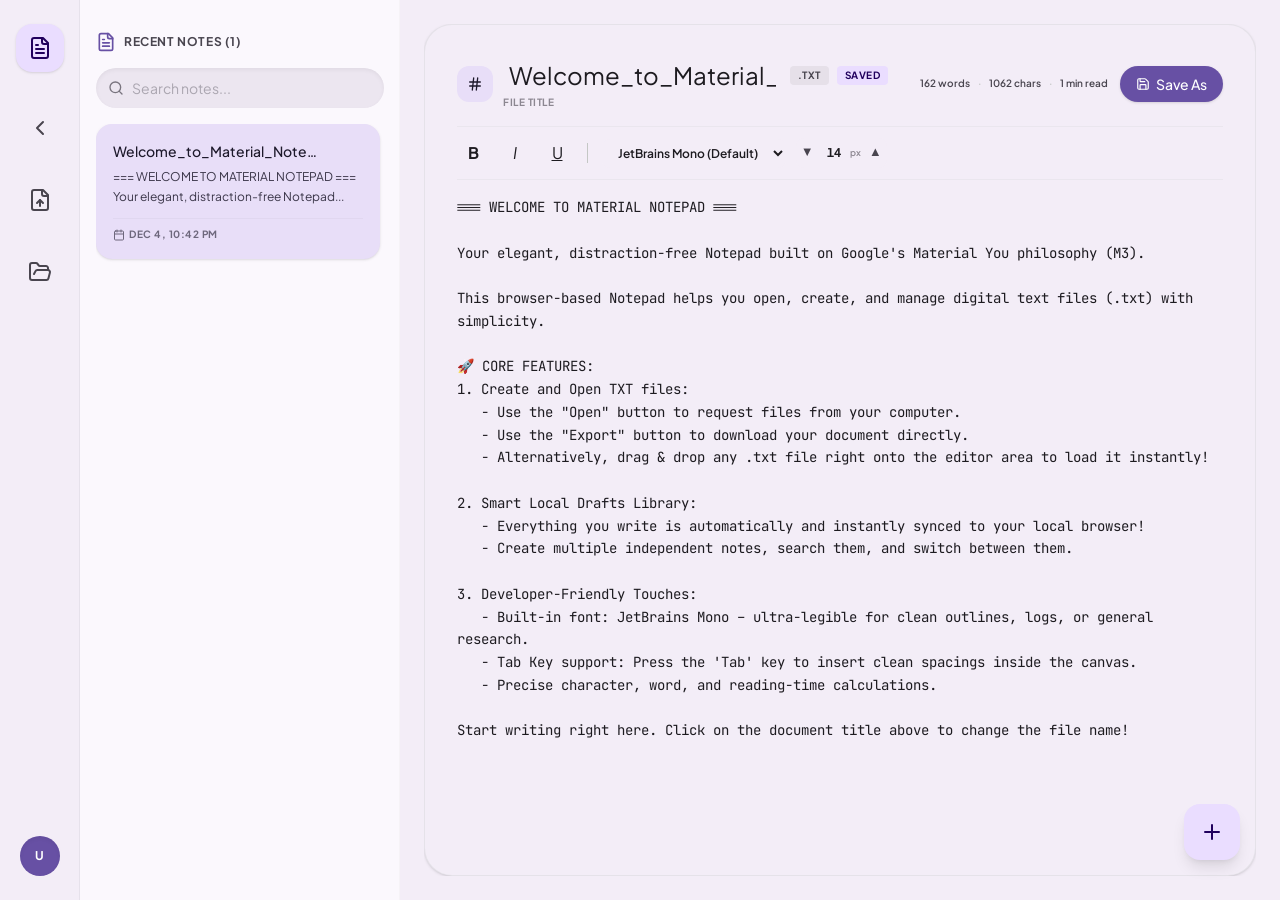
<file: index.html>
<!doctype html>
<html lang="en">
  <head>
    <meta charset="UTF-8" />
    <link rel="icon" type="image/png" href="./assets/favicon_1780937521165-Jg7p4DJq.png" />
    <meta name="viewport" content="width=device-width, initial-scale=1.0" />
    <title>Material Notepad</title>
    <script type="module" crossorigin src="./assets/index-D5eHnoJb.js"></script>
    <link rel="stylesheet" crossorigin href="./assets/index-CAr7mdZM.css">
  </head>
  <body>
    <div id="root"></div>
  </body>
</html>
</file>
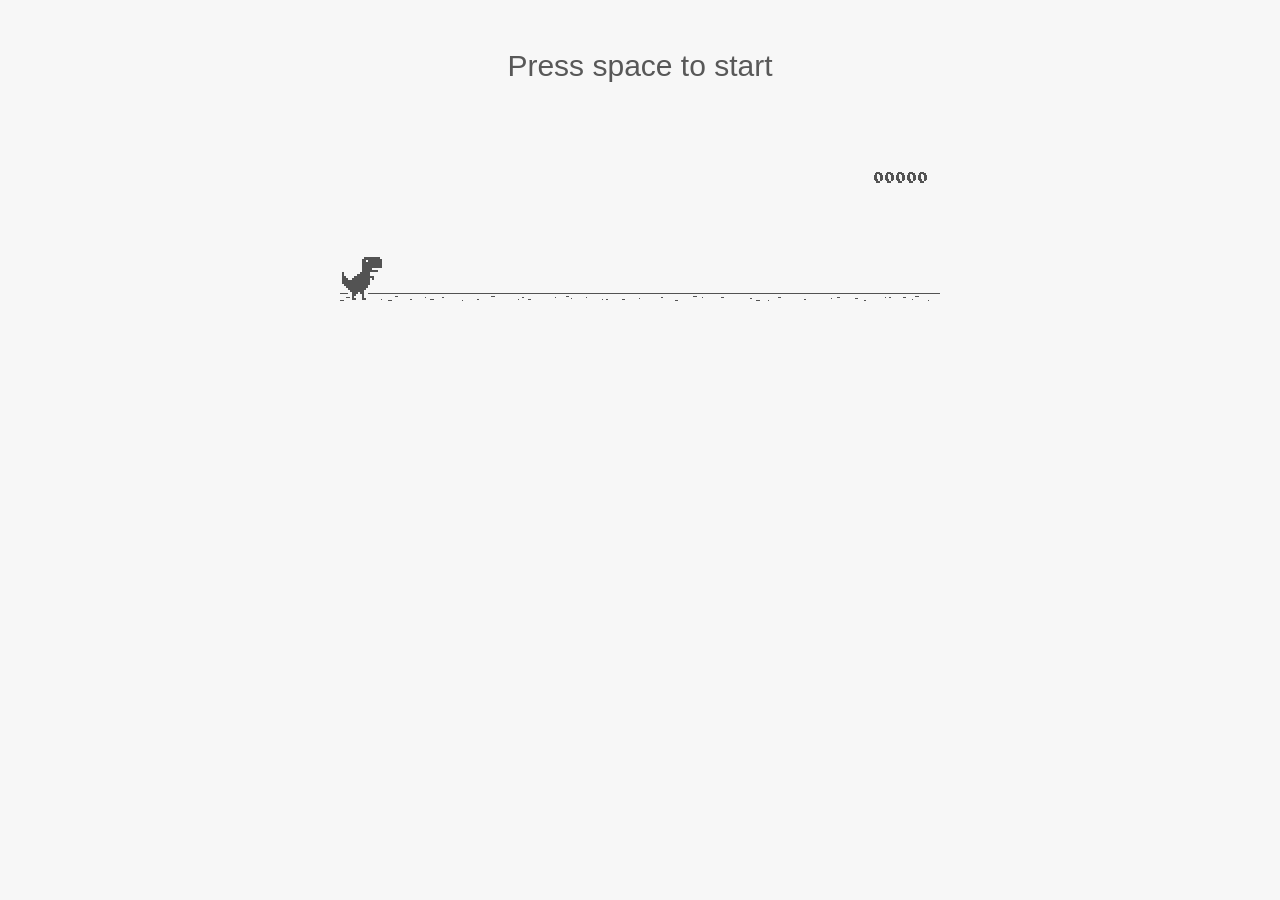
<file: secret.html>
<html>

<head>
<title>You Found Me!</title>
<meta name="description" content="Dino Chrome">
<meta property="og:title" content="Play Chrome Dino">
<meta property="og:type" content="article">
<meta property="og:url" content="http://www.thecodepost.org">
<meta property="og:image" content="http://img.thecodepost.org/2015/01/trex.png">
<meta property="og:site_name" content="The Code Post">
<meta property="og:description" content="Google Chrome Dino easter egg. Adapted by Vladi-YT-Dev">
 <link rel="icon" href="https://cdn2.steamgriddb.com/icon/304eca22d1d07b32f88c877ad055b1ad.ico">

<script src="https://apis.google.com/js/platform.js" async defer></script>

	<!--script type="text/javascript" src="a.js"></script-->
	<script type="text/javascript">
	function hideClass(name) {
       var myClasses = document.querySelectorAll(name),
      i = 0,
      l = myClasses.length;

      for (i; i < l; i++) {
        myClasses[i].style.display = 'none';
      }
	}
    // Copyright (c) 2023 The Chromium Authors. All rights reserved. Adaptation done by Elizalde Alexios
    // Use of this source code is governed by a BSD-style license that can be
    // found in the LICENSE file.
    (function() {
    'use strict';
    /**
    * T-Rex runner.
    * @param {string} outerContainerId Outer containing element id.
    * @param {object} opt_config
    * @constructor
    * @export
    */
    function Runner(outerContainerId, opt_config) {
    // Singleton
    if (Runner.instance_) {
    return Runner.instance_;
    }
    Runner.instance_ = this;
    this.outerContainerEl = document.querySelector(outerContainerId);
    this.containerEl = null;
    this.detailsButton = this.outerContainerEl.querySelector('#details-button');
    this.config = opt_config || Runner.config;
    this.dimensions = Runner.defaultDimensions;
    this.canvas = null;
    this.canvasCtx = null;
    this.tRex = null;
    this.distanceMeter = null;
    this.distanceRan = 0;
    this.highestScore = 0;
    this.time = 0;
    this.runningTime = 0;
    this.msPerFrame = 1000 / FPS;
    this.currentSpeed = this.config.SPEED;
    this.obstacles = [];
    this.started = false;
    this.activated = false;
    this.crashed = false;
    this.paused = false;
    this.resizeTimerId_ = null;
    this.playCount = 0;
    // Sound FX.
    this.audioBuffer = null;
    this.soundFx = {};
    // Global web audio context for playing sounds.
    this.audioContext = null;
    // Images.
    this.images = {};
    this.imagesLoaded = 0;
    this.loadImages();
    }
    window['Runner'] = Runner;
    /**
    * Default game width.
    * @const
    */
    var DEFAULT_WIDTH = 600;
    /**
    * Frames per second.
    * @const
    */
    var FPS = 60;
    /** @const */
    var IS_HIDPI = window.devicePixelRatio > 1;
    /** @const */
    var IS_IOS =
    window.navigator.userAgent.indexOf('UIWebViewForStaticFileContent') > -1;
    /** @const */
    var IS_MOBILE = window.navigator.userAgent.indexOf('Mobi') > -1 || IS_IOS;
    /** @const */
    var IS_TOUCH_ENABLED = 'ontouchstart' in window;
    /**
    * Default game configuration.
    * @enum {number}
    */
    Runner.config = {
    ACCELERATION: 0.001,
    BG_CLOUD_SPEED: 0.2,
    BOTTOM_PAD: 10,
    CLEAR_TIME: 3000,
    CLOUD_FREQUENCY: 0.5,
    GAMEOVER_CLEAR_TIME: 750,
    GAP_COEFFICIENT: 0.6,
    GRAVITY: 0.6,
    INITIAL_JUMP_VELOCITY: 12,
    MAX_CLOUDS: 6,
    MAX_OBSTACLE_LENGTH: 3,
    MAX_SPEED: 12,
    MIN_JUMP_HEIGHT: 35,
    MOBILE_SPEED_COEFFICIENT: 1.2,
    RESOURCE_TEMPLATE_ID: 'audio-resources',
    SPEED: 6,
    SPEED_DROP_COEFFICIENT: 3
    };
    /**
    * Default dimensions.
    * @enum {string}
    */
    Runner.defaultDimensions = {
    WIDTH: DEFAULT_WIDTH,
    HEIGHT: 150
    };
    /**
    * CSS class names.
    * @enum {string}
    */
    Runner.classes = {
    CANVAS: 'runner-canvas',
    CONTAINER: 'runner-container',
    CRASHED: 'crashed',
    ICON: 'icon-offline',
    TOUCH_CONTROLLER: 'controller'
    };
    /**
    * Image source urls.
    * @enum {array.<object>}
    */
    Runner.imageSources = {
    LDPI: [
    {name: 'CACTUS_LARGE', id: '1x-obstacle-large'},
    {name: 'CACTUS_SMALL', id: '1x-obstacle-small'},
    {name: 'CLOUD', id: '1x-cloud'},
    {name: 'HORIZON', id: '1x-horizon'},
    {name: 'RESTART', id: '1x-restart'},
    {name: 'TEXT_SPRITE', id: '1x-text'},
    {name: 'TREX', id: '1x-trex'}
    ],
    HDPI: [
    {name: 'CACTUS_LARGE', id: '2x-obstacle-large'},
    {name: 'CACTUS_SMALL', id: '2x-obstacle-small'},
    {name: 'CLOUD', id: '2x-cloud'},
    {name: 'HORIZON', id: '2x-horizon'},
    {name: 'RESTART', id: '2x-restart'},
    {name: 'TEXT_SPRITE', id: '2x-text'},
    {name: 'TREX', id: '2x-trex'}
    ]
    };
    /**
    * Sound FX. Reference to the ID of the audio tag on interstitial page.
    * @enum {string}
    */
    Runner.sounds = {
    BUTTON_PRESS: 'offline-sound-press',
    HIT: 'offline-sound-hit',
    SCORE: 'offline-sound-reached'
    };
    /**
    * Key code mapping.
    * @enum {object}
    */
    Runner.keycodes = {
    JUMP: {'38': 1, '32': 1}, // Up, spacebar
    DUCK: {'40': 1}, // Down
    RESTART: {'13': 1} // Enter
    };
    /**
    * Runner event names.
    * @enum {string}
    */
    Runner.events = {
    ANIM_END: 'webkitAnimationEnd',
    CLICK: 'click',
    KEYDOWN: 'keydown',
    KEYUP: 'keyup',
    MOUSEDOWN: 'mousedown',
    MOUSEUP: 'mouseup',
    RESIZE: 'resize',
    TOUCHEND: 'touchend',
    TOUCHSTART: 'touchstart',
    VISIBILITY: 'visibilitychange',
    BLUR: 'blur',
    FOCUS: 'focus',
    LOAD: 'load'
    };
    Runner.prototype = {
    /**
    * Setting individual settings for debugging.
    * @param {string} setting
    * @param {*} value
    */
    updateConfigSetting: function(setting, value) {
    if (setting in this.config && value != undefined) {
    this.config[setting] = value;
    switch (setting) {
    case 'GRAVITY':
    case 'MIN_JUMP_HEIGHT':
    case 'SPEED_DROP_COEFFICIENT':
    this.tRex.config[setting] = value;
    break;
    case 'INITIAL_JUMP_VELOCITY':
    this.tRex.setJumpVelocity(value);
    break;
    case 'SPEED':
    this.setSpeed(value);
    break;
    }
    }
    },
    /**
    * Load and cache the image assets from the page.
    */
    loadImages: function() {
    var imageSources = IS_HIDPI ? Runner.imageSources.HDPI :
    Runner.imageSources.LDPI;
    var numImages = imageSources.length;
    for (var i = numImages - 1; i >= 0; i--) {
    var imgSource = imageSources[i];
    this.images[imgSource.name] = document.getElementById(imgSource.id);
    }
    this.init();
    },
    /**
    * Load and decode base 64 encoded sounds.
    */
    loadSounds: function() {
    if (!IS_IOS) {
    this.audioContext = new AudioContext();
    var resourceTemplate =
    document.getElementById(this.config.RESOURCE_TEMPLATE_ID).content;
    for (var sound in Runner.sounds) {
    var soundSrc =
    resourceTemplate.getElementById(Runner.sounds[sound]).src;
    soundSrc = soundSrc.substr(soundSrc.indexOf(',') + 1);
    var buffer = decodeBase64ToArrayBuffer(soundSrc);
    // Async, so no guarantee of order in array.
    this.audioContext.decodeAudioData(buffer, function(index, audioData) {
    this.soundFx[index] = audioData;
    }.bind(this, sound));
    }
    }
    },
    /**
    * Sets the game speed. Adjust the speed accordingly if on a smaller screen.
    * @param {number} opt_speed
    */
    setSpeed: function(opt_speed) {
    var speed = opt_speed || this.currentSpeed;
    // Reduce the speed on smaller mobile screens.
    if (this.dimensions.WIDTH < DEFAULT_WIDTH) {
    var mobileSpeed = speed * this.dimensions.WIDTH / DEFAULT_WIDTH *
    this.config.MOBILE_SPEED_COEFFICIENT;
    this.currentSpeed = mobileSpeed > speed ? speed : mobileSpeed;
    } else if (opt_speed) {
    this.currentSpeed = opt_speed;
    }
    },
    /**
    * Game initialiser.
    */
    init: function() {
    // Hide the static icon.
    //document.querySelector('.' + Runner.classes.ICON).style.visibility = 'hidden';
    this.adjustDimensions();
    this.setSpeed();
    this.containerEl = document.createElement('div');
    this.containerEl.className = Runner.classes.CONTAINER;
    // Player canvas container.
    this.canvas = createCanvas(this.containerEl, this.dimensions.WIDTH,
    this.dimensions.HEIGHT, Runner.classes.PLAYER);
    this.canvasCtx = this.canvas.getContext('2d');
    this.canvasCtx.fillStyle = '#f7f7f7';
    this.canvasCtx.fill();
    Runner.updateCanvasScaling(this.canvas);
    // Horizon contains clouds, obstacles and the ground.
    this.horizon = new Horizon(this.canvas, this.images, this.dimensions,
    this.config.GAP_COEFFICIENT);
    // Distance meter
    this.distanceMeter = new DistanceMeter(this.canvas,
    this.images.TEXT_SPRITE, this.dimensions.WIDTH);
    // Draw t-rex
    this.tRex = new Trex(this.canvas, this.images.TREX);
    this.outerContainerEl.appendChild(this.containerEl);
    if (IS_MOBILE) {
    this.createTouchController();
    }
    this.startListening();
    this.update();
    window.addEventListener(Runner.events.RESIZE,
    this.debounceResize.bind(this));
    },
    /**
    * Create the touch controller. A div that covers whole screen.
    */
    createTouchController: function() {
    this.touchController = document.createElement('div');
    this.touchController.className = Runner.classes.TOUCH_CONTROLLER;
    },
    /**
    * Debounce the resize event.
    */
    debounceResize: function() {
    if (!this.resizeTimerId_) {
    this.resizeTimerId_ =
    setInterval(this.adjustDimensions.bind(this), 250);
    }
    },
    /**
    * Adjust game space dimensions on resize.
    */
    adjustDimensions: function() {
    clearInterval(this.resizeTimerId_);
    this.resizeTimerId_ = null;
    var boxStyles = window.getComputedStyle(this.outerContainerEl);
    var padding = Number(boxStyles.paddingLeft.substr(0,
    boxStyles.paddingLeft.length - 2));
    this.dimensions.WIDTH = this.outerContainerEl.offsetWidth - padding * 2;
    // Redraw the elements back onto the canvas.
    if (this.canvas) {
    this.canvas.width = this.dimensions.WIDTH;
    this.canvas.height = this.dimensions.HEIGHT;
    Runner.updateCanvasScaling(this.canvas);
    this.distanceMeter.calcXPos(this.dimensions.WIDTH);
    this.clearCanvas();
    this.horizon.update(0, 0, true);
    this.tRex.update(0);
    // Outer container and distance meter.
    if (this.activated || this.crashed) {
    this.containerEl.style.width = this.dimensions.WIDTH + 'px';
    this.containerEl.style.height = this.dimensions.HEIGHT + 'px';
    this.distanceMeter.update(0, Math.ceil(this.distanceRan));
    this.stop();
    } else {
    this.tRex.draw(0, 0);
    }
    // Game over panel.
    if (this.crashed && this.gameOverPanel) {
    this.gameOverPanel.updateDimensions(this.dimensions.WIDTH);
    this.gameOverPanel.draw();
    }
    }
    },
    /**
    * Play the game intro.
    * Canvas container width expands out to the full width.
    */
    playIntro: function() {
    if (!this.started && !this.crashed) {
    this.playingIntro = true;
    this.tRex.playingIntro = true;
    // CSS animation definition.
    var keyframes = '@-webkit-keyframes intro { ' +
    'from { width:' + Trex.config.WIDTH + 'px }' +
    'to { width: ' + this.dimensions.WIDTH + 'px }' +
    '}';
    document.styleSheets[0].insertRule(keyframes, 0);
    this.containerEl.addEventListener(Runner.events.ANIM_END,
    this.startGame.bind(this));
    this.containerEl.style.webkitAnimation = 'intro .4s ease-out 1 both';
    this.containerEl.style.width = this.dimensions.WIDTH + 'px';
    if (this.touchController) {
    this.outerContainerEl.appendChild(this.touchController);
    }
    this.activated = true;
    this.started = true;
    } else if (this.crashed) {
    this.restart();
    }
    },
    /**
    * Update the game status to started.
    */
    startGame: function() {
    this.runningTime = 0;
    this.playingIntro = false;
    this.tRex.playingIntro = false;
    this.containerEl.style.webkitAnimation = '';
    this.playCount++;
    // Handle tabbing off the page. Pause the current game.
    window.addEventListener(Runner.events.VISIBILITY,
    this.onVisibilityChange.bind(this));
    window.addEventListener(Runner.events.BLUR,
    this.onVisibilityChange.bind(this));
    window.addEventListener(Runner.events.FOCUS,
    this.onVisibilityChange.bind(this));
    },
    clearCanvas: function() {
    this.canvasCtx.clearRect(0, 0, this.dimensions.WIDTH,
    this.dimensions.HEIGHT);
    },
    /**
    * Update the game frame.
    */
    update: function() {
    this.drawPending = false;
    var now = getTimeStamp();
    var deltaTime = now - (this.time || now);
    this.time = now;
    if (this.activated) {
    this.clearCanvas();
    if (this.tRex.jumping) {
    this.tRex.updateJump(deltaTime, this.config);
    }
    this.runningTime += deltaTime;
    var hasObstacles = this.runningTime > this.config.CLEAR_TIME;
    // First jump triggers the intro.
    if (this.tRex.jumpCount == 1 && !this.playingIntro) {
    this.playIntro();
    }
    // The horizon doesn't move until the intro is over.
    if (this.playingIntro) {
    this.horizon.update(0, this.currentSpeed, hasObstacles);
    } else {
    deltaTime = !this.started ? 0 : deltaTime;
    this.horizon.update(deltaTime, this.currentSpeed, hasObstacles);
    }
    // Check for collisions.
    var collision = hasObstacles &&
    checkForCollision(this.horizon.obstacles[0], this.tRex);
    if (!collision) {
    this.distanceRan += this.currentSpeed * deltaTime / this.msPerFrame;
    if (this.currentSpeed < this.config.MAX_SPEED) {
    this.currentSpeed += this.config.ACCELERATION;
    }
    } else {
    this.gameOver();
    }
    if (this.distanceMeter.getActualDistance(this.distanceRan) >
    this.distanceMeter.maxScore) {
    this.distanceRan = 0;
    }
    var playAcheivementSound = this.distanceMeter.update(deltaTime,
    Math.ceil(this.distanceRan));
    if (playAcheivementSound) {
    this.playSound(this.soundFx.SCORE);
    }
    }
    if (!this.crashed) {
    this.tRex.update(deltaTime);
    this.raq();
    }
    },
    /**
    * Event handler.
    */
    handleEvent: function(e) {
    return (function(evtType, events) {
    switch (evtType) {
    case events.KEYDOWN:
    case events.TOUCHSTART:
    case events.MOUSEDOWN:
    this.onKeyDown(e);
    break;
    case events.KEYUP:
    case events.TOUCHEND:
    case events.MOUSEUP:
    this.onKeyUp(e);
    break;
    }
    }.bind(this))(e.type, Runner.events);
    },
    /**
    * Bind relevant key / mouse / touch listeners.
    */
    startListening: function() {
    // Keys.
    document.addEventListener(Runner.events.KEYDOWN, this);
    document.addEventListener(Runner.events.KEYUP, this);
    if (IS_MOBILE) {
    // Mobile only touch devices.
    this.touchController.addEventListener(Runner.events.TOUCHSTART, this);
    this.touchController.addEventListener(Runner.events.TOUCHEND, this);
    this.containerEl.addEventListener(Runner.events.TOUCHSTART, this);
    } else {
    // Mouse.
    document.addEventListener(Runner.events.MOUSEDOWN, this);
    document.addEventListener(Runner.events.MOUSEUP, this);
    }
    },
    /**
    * Remove all listeners.
    */
    stopListening: function() {
    document.removeEventListener(Runner.events.KEYDOWN, this);
    document.removeEventListener(Runner.events.KEYUP, this);
    if (IS_MOBILE) {
    this.touchController.removeEventListener(Runner.events.TOUCHSTART, this);
    this.touchController.removeEventListener(Runner.events.TOUCHEND, this);
    this.containerEl.removeEventListener(Runner.events.TOUCHSTART, this);
    } else {
    document.removeEventListener(Runner.events.MOUSEDOWN, this);
    document.removeEventListener(Runner.events.MOUSEUP, this);
    }
    },
    /**
    * Process keydown.
    * @param {Event} e
    */
    onKeyDown: function(e) {
    if (e.target != this.detailsButton) {
    if (!this.crashed && (Runner.keycodes.JUMP[String(e.keyCode)] ||
    e.type == Runner.events.TOUCHSTART)) {
    if (!this.activated) {
    this.loadSounds();
    this.activated = true;
    }
    if (!this.tRex.jumping) {
    this.playSound(this.soundFx.BUTTON_PRESS);
    this.tRex.startJump();
    }
    }
    if (this.crashed && e.type == Runner.events.TOUCHSTART &&
    e.currentTarget == this.containerEl) {
    this.restart();
    }
    }
    // Speed drop, activated only when jump key is not pressed.
    if (Runner.keycodes.DUCK[e.keyCode] && this.tRex.jumping) {
    e.preventDefault();
    this.tRex.setSpeedDrop();
    }
    },
    /**
    * Process key up.
    * @param {Event} e
    */
    onKeyUp: function(e) {
    var keyCode = String(e.keyCode);
    var isjumpKey = Runner.keycodes.JUMP[keyCode] ||
    e.type == Runner.events.TOUCHEND ||
    e.type == Runner.events.MOUSEDOWN;
    if (this.isRunning() && isjumpKey) {
    this.tRex.endJump();
    } else if (Runner.keycodes.DUCK[keyCode]) {
    this.tRex.speedDrop = false;
    } else if (this.crashed) {
    // Check that enough time has elapsed before allowing jump key to restart.
    var deltaTime = getTimeStamp() - this.time;
    if (Runner.keycodes.RESTART[keyCode] ||
    (e.type == Runner.events.MOUSEUP && e.target == this.canvas) ||
    (deltaTime >= this.config.GAMEOVER_CLEAR_TIME &&
    Runner.keycodes.JUMP[keyCode])) {
    this.restart();
    }
    } else if (this.paused && isjumpKey) {
    this.play();
    }
    },
    /**
    * RequestAnimationFrame wrapper.
    */
    raq: function() {
    if (!this.drawPending) {
    this.drawPending = true;
    this.raqId = requestAnimationFrame(this.update.bind(this));
    }
    },
    /**
    * Whether the game is running.
    * @return {boolean}
    */
    isRunning: function() {
    return !!this.raqId;
    },
    /**
    * Game over state.
    */
    gameOver: function() {
    this.playSound(this.soundFx.HIT);
    vibrate(200);
    this.stop();
    this.crashed = true;
    this.distanceMeter.acheivement = false;
    this.tRex.update(100, Trex.status.CRASHED);
    // Game over panel.
    if (!this.gameOverPanel) {
    this.gameOverPanel = new GameOverPanel(this.canvas,
    this.images.TEXT_SPRITE, this.images.RESTART,
    this.dimensions);
    } else {
    this.gameOverPanel.draw();
    }
    // Update the high score.
    if (this.distanceRan > this.highestScore) {
    this.highestScore = Math.ceil(this.distanceRan);
    this.distanceMeter.setHighScore(this.highestScore);
    }
    // Reset the time clock.
    this.time = getTimeStamp();
    },
    stop: function() {
    this.activated = false;
    this.paused = true;
    cancelAnimationFrame(this.raqId);
    this.raqId = 0;
    },
    play: function() {
    if (!this.crashed) {
    this.activated = true;
    this.paused = false;
    this.tRex.update(0, Trex.status.RUNNING);
    this.time = getTimeStamp();
    this.update();
    }
    },
    restart: function() {
    if (!this.raqId) {
    this.playCount++;
    this.runningTime = 0;
    this.activated = true;
    this.crashed = false;
    this.distanceRan = 0;
    this.setSpeed(this.config.SPEED);
    this.time = getTimeStamp();
    this.containerEl.classList.remove(Runner.classes.CRASHED);
    this.clearCanvas();
    this.distanceMeter.reset(this.highestScore);
    this.horizon.reset();
    this.tRex.reset();
    this.playSound(this.soundFx.BUTTON_PRESS);
    this.update();
    }
    },
    /**
    * Pause the game if the tab is not in focus.
    */
    onVisibilityChange: function(e) {
    if (document.hidden || document.webkitHidden || e.type == 'blur') {
    this.stop();
    } else {
    this.play();
    }
    },
    /**
    * Play a sound.
    * @param {SoundBuffer} soundBuffer
    */
    playSound: function(soundBuffer) {
    if (soundBuffer) {
    var sourceNode = this.audioContext.createBufferSource();
    sourceNode.buffer = soundBuffer;
    sourceNode.connect(this.audioContext.destination);
    sourceNode.start(0);
    }
    }
    };
    /**
    * Updates the canvas size taking into
    * account the backing store pixel ratio and
    * the device pixel ratio.
    *
    * See article by Paul Lewis:
    * https://www.html5rocks.com/en/tutorials/canvas/hidpi/
    *
    * @param {HTMLCanvasElement} canvas
    * @param {number} opt_width
    * @param {number} opt_height
    * @return {boolean} Whether the canvas was scaled.
    */
    Runner.updateCanvasScaling = function(canvas, opt_width, opt_height) {
    var context = canvas.getContext('2d');
    // Query the various pixel ratios
    var devicePixelRatio = Math.floor(window.devicePixelRatio) || 1;
    var backingStoreRatio = Math.floor(context.webkitBackingStorePixelRatio) || 1;
    var ratio = devicePixelRatio / backingStoreRatio;
    // Upscale the canvas if the two ratios don't match
    if (devicePixelRatio !== backingStoreRatio) {
    var oldWidth = opt_width || canvas.width;
    var oldHeight = opt_height || canvas.height;
    canvas.width = oldWidth * ratio;
    canvas.height = oldHeight * ratio;
    canvas.style.width = oldWidth + 'px';
    canvas.style.height = oldHeight + 'px';
    // Scale the context to counter the fact that we've manually scaled
    // our canvas element.
    context.scale(ratio, ratio);
    return true;
    }
    return false;
    };
    /**
    * Get random number.
    * @param {number} min
    * @param {number} max
    * @param {number}
    */
    function getRandomNum(min, max) {
    return Math.floor(Math.random() * (max - min + 1)) + min;
    }
    /**
    * Vibrate on mobile devices.
    * @param {number} duration Duration of the vibration in milliseconds.
    */
    function vibrate(duration) {
    if (IS_MOBILE && window.navigator.vibrate) {
    window.navigator.vibrate(duration);
    }
    }
    /**
    * Create canvas element.
    * @param {HTMLElement} container Element to append canvas to.
    * @param {number} width
    * @param {number} height
    * @param {string} opt_classname
    * @return {HTMLCanvasElement}
    */
    function createCanvas(container, width, height, opt_classname) {
    var canvas = document.createElement('canvas');
    canvas.className = opt_classname ? Runner.classes.CANVAS + ' ' +
    opt_classname : Runner.classes.CANVAS;
    canvas.width = width;
    canvas.height = height;
    container.appendChild(canvas);
    return canvas;
    }
    /**
    * Decodes the base 64 audio to ArrayBuffer used by Web Audio.
    * @param {string} base64String
    */
    function decodeBase64ToArrayBuffer(base64String) {
    var len = (base64String.length / 4) * 3;
    var str = atob(base64String);
    var arrayBuffer = new ArrayBuffer(len);
    var bytes = new Uint8Array(arrayBuffer);
    for (var i = 0; i < len; i++) {
    bytes[i] = str.charCodeAt(i);
    }
    return bytes.buffer;
    }
    /**
    * Return the current timestamp.
    * @return {number}
    */
    function getTimeStamp() {
    return IS_IOS ? new Date().getTime() : performance.now();
    }
    //******************************************************************************
    /**
    * Game over panel.
    * @param {!HTMLCanvasElement} canvas
    * @param {!HTMLImage} textSprite
    * @param {!HTMLImage} restartImg
    * @param {!Object} dimensions Canvas dimensions.
    * @constructor
    */
    function GameOverPanel(canvas, textSprite, restartImg, dimensions) {
    this.canvas = canvas;
    this.canvasCtx = canvas.getContext('2d');
    this.canvasDimensions = dimensions;
    this.textSprite = textSprite;
    this.restartImg = restartImg;
    this.draw();
    };
    /**
    * Dimensions used in the panel.
    * @enum {number}
    */
    GameOverPanel.dimensions = {
    TEXT_X: 0,
    TEXT_Y: 13,
    TEXT_WIDTH: 191,
    TEXT_HEIGHT: 11,
    RESTART_WIDTH: 36,
    RESTART_HEIGHT: 32
    };
    GameOverPanel.prototype = {
    /**
    * Update the panel dimensions.
    * @param {number} width New canvas width.
    * @param {number} opt_height Optional new canvas height.
    */
    updateDimensions: function(width, opt_height) {
    this.canvasDimensions.WIDTH = width;
    if (opt_height) {
    this.canvasDimensions.HEIGHT = opt_height;
    }
    },
    /**
    * Draw the panel.
    */
    draw: function() {
    var dimensions = GameOverPanel.dimensions;
    var centerX = this.canvasDimensions.WIDTH / 2;
    // Game over text.
    var textSourceX = dimensions.TEXT_X;
    var textSourceY = dimensions.TEXT_Y;
    var textSourceWidth = dimensions.TEXT_WIDTH;
    var textSourceHeight = dimensions.TEXT_HEIGHT;
    var textTargetX = Math.round(centerX - (dimensions.TEXT_WIDTH / 2));
    var textTargetY = Math.round((this.canvasDimensions.HEIGHT - 25) / 3);
    var textTargetWidth = dimensions.TEXT_WIDTH;
    var textTargetHeight = dimensions.TEXT_HEIGHT;
    var restartSourceWidth = dimensions.RESTART_WIDTH;
    var restartSourceHeight = dimensions.RESTART_HEIGHT;
    var restartTargetX = centerX - (dimensions.RESTART_WIDTH / 2);
    var restartTargetY = this.canvasDimensions.HEIGHT / 2;
    if (IS_HIDPI) {
    textSourceY *= 2;
    textSourceX *= 2;
    textSourceWidth *= 2;
    textSourceHeight *= 2;
    restartSourceWidth *= 2;
    restartSourceHeight *= 2;
    }
    // Game over text from sprite.
    this.canvasCtx.drawImage(this.textSprite,
    textSourceX, textSourceY, textSourceWidth, textSourceHeight,
    textTargetX, textTargetY, textTargetWidth, textTargetHeight);
    // Restart button.
    this.canvasCtx.drawImage(this.restartImg, 0, 0,
    restartSourceWidth, restartSourceHeight,
    restartTargetX, restartTargetY, dimensions.RESTART_WIDTH,
    dimensions.RESTART_HEIGHT);
    }
    };
    //******************************************************************************
    /**
    * Check for a collision.
    * @param {!Obstacle} obstacle
    * @param {!Trex} tRex T-rex object.
    * @param {HTMLCanvasContext} opt_canvasCtx Optional canvas context for drawing
    * collision boxes.
    * @return {Array.<CollisionBox>}
    */
    function checkForCollision(obstacle, tRex, opt_canvasCtx) {
    var obstacleBoxXPos = Runner.defaultDimensions.WIDTH + obstacle.xPos;
    // Adjustments are made to the bounding box as there is a 1 pixel white
    // border around the t-rex and obstacles.
    var tRexBox = new CollisionBox(
    tRex.xPos + 1,
    tRex.yPos + 1,
    tRex.config.WIDTH - 2,
    tRex.config.HEIGHT - 2);
    var obstacleBox = new CollisionBox(
    obstacle.xPos + 1,
    obstacle.yPos + 1,
    obstacle.typeConfig.width * obstacle.size - 2,
    obstacle.typeConfig.height - 2);
    // Debug outer box
    if (opt_canvasCtx) {
    drawCollisionBoxes(opt_canvasCtx, tRexBox, obstacleBox);
    }
    // Simple outer bounds check.
    if (boxCompare(tRexBox, obstacleBox)) {
    var collisionBoxes = obstacle.collisionBoxes;
    var tRexCollisionBoxes = Trex.collisionBoxes;
    // Detailed axis aligned box check.
    for (var t = 0; t < tRexCollisionBoxes.length; t++) {
    for (var i = 0; i < collisionBoxes.length; i++) {
    // Adjust the box to actual positions.
    var adjTrexBox =
    createAdjustedCollisionBox(tRexCollisionBoxes[t], tRexBox);
    var adjObstacleBox =
    createAdjustedCollisionBox(collisionBoxes[i], obstacleBox);
    var crashed = boxCompare(adjTrexBox, adjObstacleBox);
    // Draw boxes for debug.
    if (opt_canvasCtx) {
    drawCollisionBoxes(opt_canvasCtx, adjTrexBox, adjObstacleBox);
    }
    if (crashed) {
    return [adjTrexBox, adjObstacleBox];
    }
    }
    }
    }
    return false;
    };
    /**
    * Adjust the collision box.
    * @param {!CollisionBox} box The original box.
    * @param {!CollisionBox} adjustment Adjustment box.
    * @return {CollisionBox} The adjusted collision box object.
    */
    function createAdjustedCollisionBox(box, adjustment) {
    return new CollisionBox(
    box.x + adjustment.x,
    box.y + adjustment.y,
    box.width,
    box.height);
    };
    /**
    * Draw the collision boxes for debug.
    */
    function drawCollisionBoxes(canvasCtx, tRexBox, obstacleBox) {
    canvasCtx.save();
    canvasCtx.strokeStyle = '#f00';
    canvasCtx.strokeRect(tRexBox.x, tRexBox.y,
    tRexBox.width, tRexBox.height);
    canvasCtx.strokeStyle = '#0f0';
    canvasCtx.strokeRect(obstacleBox.x, obstacleBox.y,
    obstacleBox.width, obstacleBox.height);
    canvasCtx.restore();
    };
    /**
    * Compare two collision boxes for a collision.
    * @param {CollisionBox} tRexBox
    * @param {CollisionBox} obstacleBox
    * @return {boolean} Whether the boxes intersected.
    */
    function boxCompare(tRexBox, obstacleBox) {
    var crashed = false;
    var tRexBoxX = tRexBox.x;
    var tRexBoxY = tRexBox.y;
    var obstacleBoxX = obstacleBox.x;
    var obstacleBoxY = obstacleBox.y;
    // Axis-Aligned Bounding Box method.
    if (tRexBox.x < obstacleBoxX + obstacleBox.width &&
    tRexBox.x + tRexBox.width > obstacleBoxX &&
    tRexBox.y < obstacleBox.y + obstacleBox.height &&
    tRexBox.height + tRexBox.y > obstacleBox.y) {
    crashed = true;
    }
    return crashed;
    };
    //******************************************************************************
    /**
    * Collision box object.
    * @param {number} x X position.
    * @param {number} y Y Position.
    * @param {number} w Width.
    * @param {number} h Height.
    */
    function CollisionBox(x, y, w, h) {
    this.x = x;
    this.y = y;
    this.width = w;
    this.height = h;
    };
    //******************************************************************************
    /**
    * Obstacle.
    * @param {HTMLCanvasCtx} canvasCtx
    * @param {Obstacle.type} type
    * @param {image} obstacleImg Image sprite.
    * @param {Object} dimensions
    * @param {number} gapCoefficient Mutipler in determining the gap.
    * @param {number} speed
    */
    function Obstacle(canvasCtx, type, obstacleImg, dimensions,
    gapCoefficient, speed) {
    this.canvasCtx = canvasCtx;
    this.image = obstacleImg;
    this.typeConfig = type;
    this.gapCoefficient = gapCoefficient;
    this.size = getRandomNum(1, Obstacle.MAX_OBSTACLE_LENGTH);
    this.dimensions = dimensions;
    this.remove = false;
    this.xPos = 0;
    this.yPos = this.typeConfig.yPos;
    this.width = 0;
    this.collisionBoxes = [];
    this.gap = 0;
    this.init(speed);
    };
    /**
    * Coefficient for calculating the maximum gap.
    * @const
    */
    Obstacle.MAX_GAP_COEFFICIENT = 1.5;
    /**
    * Maximum obstacle grouping count.
    * @const
    */
    Obstacle.MAX_OBSTACLE_LENGTH = 3,
    Obstacle.prototype = {
    /**
    * Initialise the DOM for the obstacle.
    * @param {number} speed
    */
    init: function(speed) {
    this.cloneCollisionBoxes();
    // Only allow sizing if we're at the right speed.
    if (this.size > 1 && this.typeConfig.multipleSpeed > speed) {
    this.size = 1;
    }
    this.width = this.typeConfig.width * this.size;
    this.xPos = this.dimensions.WIDTH - this.width;
    this.draw();
    // Make collision box adjustments,
    // Central box is adjusted to the size as one box.
    // ____ ______ ________
    // _| |-| _| |-| _| |-|
    // | |<->| | | |<--->| | | |<----->| |
    // | | 1 | | | | 2 | | | | 3 | |
    // |_|___|_| |_|_____|_| |_|_______|_|
    //
    if (this.size > 1) {
    this.collisionBoxes[1].width = this.width - this.collisionBoxes[0].width -
    this.collisionBoxes[2].width;
    this.collisionBoxes[2].x = this.width - this.collisionBoxes[2].width;
    }
    this.gap = this.getGap(this.gapCoefficient, speed);
    },
    /**
    * Draw and crop based on size.
    */
    draw: function() {
    var sourceWidth = this.typeConfig.width;
    var sourceHeight = this.typeConfig.height;
    if (IS_HIDPI) {
    sourceWidth = sourceWidth * 2;
    sourceHeight = sourceHeight * 2;
    }
    // Sprite
    var sourceX = (sourceWidth * this.size) * (0.5 * (this.size - 1));
    this.canvasCtx.drawImage(this.image,
    sourceX, 0,
    sourceWidth * this.size, sourceHeight,
    this.xPos, this.yPos,
    this.typeConfig.width * this.size, this.typeConfig.height);
    },
    /**
    * Obstacle frame update.
    * @param {number} deltaTime
    * @param {number} speed
    */
    update: function(deltaTime, speed) {
    if (!this.remove) {
    this.xPos -= Math.floor((speed * FPS / 1000) * deltaTime);
    this.draw();
    if (!this.isVisible()) {
    this.remove = true;
    }
    }
    },
    /**
    * Calculate a random gap size.
    * - Minimum gap gets wider as speed increses
    * @param {number} gapCoefficient
    * @param {number} speed
    * @return {number} The gap size.
    */
    getGap: function(gapCoefficient, speed) {
    var minGap = Math.round(this.width * speed +
    this.typeConfig.minGap * gapCoefficient);
    var maxGap = Math.round(minGap * Obstacle.MAX_GAP_COEFFICIENT);
    return getRandomNum(minGap, maxGap);
    },
    /**
    * Check if obstacle is visible.
    * @return {boolean} Whether the obstacle is in the game area.
    */
    isVisible: function() {
    return this.xPos + this.width > 0;
    },
    /**
    * Make a copy of the collision boxes, since these will change based on
    * obstacle type and size.
    */
    cloneCollisionBoxes: function() {
    var collisionBoxes = this.typeConfig.collisionBoxes;
    for (var i = collisionBoxes.length - 1; i >= 0; i--) {
    this.collisionBoxes[i] = new CollisionBox(collisionBoxes[i].x,
    collisionBoxes[i].y, collisionBoxes[i].width,
    collisionBoxes[i].height);
    }
    }
    };
    /**
    * Obstacle definitions.
    * minGap: minimum pixel space betweeen obstacles.
    * multipleSpeed: Speed at which multiples are allowed.
    */
    Obstacle.types = [
    {
    type: 'CACTUS_SMALL',
    className: ' cactus cactus-small ',
    width: 17,
    height: 35,
    yPos: 105,
    multipleSpeed: 3,
    minGap: 120,
    collisionBoxes: [
    new CollisionBox(0, 7, 5, 27),
    new CollisionBox(4, 0, 6, 34),
    new CollisionBox(10, 4, 7, 14)
    ]
    },
    {
    type: 'CACTUS_LARGE',
    className: ' cactus cactus-large ',
    width: 25,
    height: 50,
    yPos: 90,
    multipleSpeed: 6,
    minGap: 120,
    collisionBoxes: [
    new CollisionBox(0, 12, 7, 38),
    new CollisionBox(8, 0, 7, 49),
    new CollisionBox(13, 10, 10, 38)
    ]
    }
    ];
    //******************************************************************************
    /**
    * T-rex game character.
    * @param {HTMLCanvas} canvas
    * @param {HTMLImage} image Character image.
    * @constructor
    */
    function Trex(canvas, image) {
    this.canvas = canvas;
    this.canvasCtx = canvas.getContext('2d');
    this.image = image;
    this.xPos = 0;
    this.yPos = 0;
    // Position when on the ground.
    this.groundYPos = 0;
    this.currentFrame = 0;
    this.currentAnimFrames = [];
    this.blinkDelay = 0;
    this.animStartTime = 0;
    this.timer = 0;
    this.msPerFrame = 1000 / FPS;
    this.config = Trex.config;
    // Current status.
    this.status = Trex.status.WAITING;
    this.jumping = false;
    this.jumpVelocity = 0;
    this.reachedMinHeight = false;
    this.speedDrop = false;
    this.jumpCount = 0;
    this.jumpspotX = 0;
    this.init();
    };
    /**
    * T-rex player config.
    * @enum {number}
    */
    Trex.config = {
    DROP_VELOCITY: -5,
    GRAVITY: 0.6,
    HEIGHT: 47,
    INIITAL_JUMP_VELOCITY: -10,
    INTRO_DURATION: 1500,
    MAX_JUMP_HEIGHT: 30,
    MIN_JUMP_HEIGHT: 30,
    SPEED_DROP_COEFFICIENT: 3,
    SPRITE_WIDTH: 262,
    START_X_POS: 50,
    WIDTH: 44
    };
    /**
    * Used in collision detection.
    * @type {Array.<CollisionBox>}
    */
    Trex.collisionBoxes = [
    new CollisionBox(1, -1, 30, 26),
    new CollisionBox(32, 0, 8, 16),
    new CollisionBox(10, 35, 14, 8),
    new CollisionBox(1, 24, 29, 5),
    new CollisionBox(5, 30, 21, 4),
    new CollisionBox(9, 34, 15, 4)
    ];
    /**
    * Animation states.
    * @enum {string}
    */
    Trex.status = {
    CRASHED: 'CRASHED',
    JUMPING: 'JUMPING',
    RUNNING: 'RUNNING',
    WAITING: 'WAITING'
    };
    /**
    * Blinking coefficient.
    * @const
    */
    Trex.BLINK_TIMING = 7000;
    /**
    * Animation config for different states.
    * @enum {object}
    */
    Trex.animFrames = {
    WAITING: {
    frames: [44, 0],
    msPerFrame: 1000 / 3
    },
    RUNNING: {
    frames: [88, 132],
    msPerFrame: 1000 / 12
    },
    CRASHED: {
    frames: [220],
    msPerFrame: 1000 / 60
    },
    JUMPING: {
    frames: [0],
    msPerFrame: 1000 / 60
    }
    };
    Trex.prototype = {
    /**
    * T-rex player initaliser.
    * Sets the t-rex to blink at random intervals.
    */
    init: function() {
    this.blinkDelay = this.setBlinkDelay();
    this.groundYPos = Runner.defaultDimensions.HEIGHT - this.config.HEIGHT -
    Runner.config.BOTTOM_PAD;
    this.yPos = this.groundYPos;
    this.minJumpHeight = this.groundYPos - this.config.MIN_JUMP_HEIGHT;
    this.draw(0, 0);
    this.update(0, Trex.status.WAITING);
    },
    /**
    * Setter for the jump velocity.
    * The approriate drop velocity is also set.
    */
    setJumpVelocity: function(setting) {
    this.config.INIITAL_JUMP_VELOCITY = -setting;
    this.config.DROP_VELOCITY = -setting / 2;
    },
    /**
    * Set the animation status.
    * @param {!number} deltaTime
    * @param {Trex.status} status Optional status to switch to.
    */
    update: function(deltaTime, opt_status) {
    this.timer += deltaTime;
    // Update the status.
    if (opt_status) {
    this.status = opt_status;
    this.currentFrame = 0;
    this.msPerFrame = Trex.animFrames[opt_status].msPerFrame;
    this.currentAnimFrames = Trex.animFrames[opt_status].frames;
    if (opt_status == Trex.status.WAITING) {
    this.animStartTime = getTimeStamp();
    this.setBlinkDelay();
    }
    }
    // Game intro animation, T-rex moves in from the left.
    if (this.playingIntro && this.xPos < this.config.START_X_POS) {
    this.xPos += Math.round((this.config.START_X_POS /
    this.config.INTRO_DURATION) * deltaTime);
    }
    if (this.status == Trex.status.WAITING) {
    this.blink(getTimeStamp());
    } else {
    this.draw(this.currentAnimFrames[this.currentFrame], 0);
    }
    // Update the frame position.
    if (this.timer >= this.msPerFrame) {
    this.currentFrame = this.currentFrame ==
    this.currentAnimFrames.length - 1 ? 0 : this.currentFrame + 1;
    this.timer = 0;
    }
    },
    /**
    * Draw the t-rex to a particular position.
    * @param {number} x
    * @param {number} y
    */
    draw: function(x, y) {
    var sourceX = x;
    var sourceY = y;
    var sourceWidth = this.config.WIDTH;
    var sourceHeight = this.config.HEIGHT;
    if (IS_HIDPI) {
    sourceX *= 2;
    sourceY *= 2;
    sourceWidth *= 2;
    sourceHeight *= 2;
    }
    this.canvasCtx.drawImage(this.image, sourceX, sourceY,
    sourceWidth, sourceHeight,
    this.xPos, this.yPos,
    this.config.WIDTH, this.config.HEIGHT);
    },
    /**
    * Sets a random time for the blink to happen.
    */
    setBlinkDelay: function() {
    this.blinkDelay = Math.ceil(Math.random() * Trex.BLINK_TIMING);
    },
    /**
    * Make t-rex blink at random intervals.
    * @param {number} time Current time in milliseconds.
    */
    blink: function(time) {
    var deltaTime = time - this.animStartTime;
    if (deltaTime >= this.blinkDelay) {
    this.draw(this.currentAnimFrames[this.currentFrame], 0);
    if (this.currentFrame == 1) {
    // Set new random delay to blink.
    this.setBlinkDelay();
    this.animStartTime = time;
    }
    }
    },
    /**
    * Initialise a jump.
    */
    startJump: function() {
    if (!this.jumping) {
    this.update(0, Trex.status.JUMPING);
    this.jumpVelocity = this.config.INIITAL_JUMP_VELOCITY;
    this.jumping = true;
    this.reachedMinHeight = false;
    this.speedDrop = false;
    }
    },
    /**
    * Jump is complete, falling down.
    */
    endJump: function() {
    if (this.reachedMinHeight &&
    this.jumpVelocity < this.config.DROP_VELOCITY) {
    this.jumpVelocity = this.config.DROP_VELOCITY;
    }
    },
    /**
    * Update frame for a jump.
    * @param {number} deltaTime
    */
    updateJump: function(deltaTime) {
    var msPerFrame = Trex.animFrames[this.status].msPerFrame;
    var framesElapsed = deltaTime / msPerFrame;
    // Speed drop makes Trex fall faster.
    if (this.speedDrop) {
    this.yPos += Math.round(this.jumpVelocity *
    this.config.SPEED_DROP_COEFFICIENT * framesElapsed);
    } else {
    this.yPos += Math.round(this.jumpVelocity * framesElapsed);
    }
    this.jumpVelocity += this.config.GRAVITY * framesElapsed;
    // Minimum height has been reached.
    if (this.yPos < this.minJumpHeight || this.speedDrop) {
    this.reachedMinHeight = true;
    }
    // Reached max height
    if (this.yPos < this.config.MAX_JUMP_HEIGHT || this.speedDrop) {
    this.endJump();
    }
    // Back down at ground level. Jump completed.
    if (this.yPos > this.groundYPos) {
    this.reset();
    this.jumpCount++;
    }
    this.update(deltaTime);
    },
    /**
    * Set the speed drop. Immediately cancels the current jump.
    */
    setSpeedDrop: function() {
    this.speedDrop = true;
    this.jumpVelocity = 1;
    },
    /**
    * Reset the t-rex to running at start of game.
    */
    reset: function() {
    this.yPos = this.groundYPos;
    this.jumpVelocity = 0;
    this.jumping = false;
    this.update(0, Trex.status.RUNNING);
    this.midair = false;
    this.speedDrop = false;
    this.jumpCount = 0;
    }
    };
    //******************************************************************************
    /**
    * Handles displaying the distance meter.
    * @param {!HTMLCanvasElement} canvas
    * @param {!HTMLImage} spriteSheet Image sprite.
    * @param {number} canvasWidth
    * @constructor
    */
    function DistanceMeter(canvas, spriteSheet, canvasWidth) {
    this.canvas = canvas;
    this.canvasCtx = canvas.getContext('2d');
    this.image = spriteSheet;
    this.x = 0;
    this.y = 5;
    this.currentDistance = 0;
    this.maxScore = 0;
    this.highScore = 0;
    this.container = null;
    this.digits = [];
    this.acheivement = false;
    this.defaultString = '';
    this.flashTimer = 0;
    this.flashIterations = 0;
    this.config = DistanceMeter.config;
    this.init(canvasWidth);
    };
    /**
    * @enum {number}
    */
    DistanceMeter.dimensions = {
    WIDTH: 10,
    HEIGHT: 13,
    DEST_WIDTH: 11
    };
    /**
    * Y positioning of the digits in the sprite sheet.
    * X position is always 0.
    * @type {array.<number>}
    */
    DistanceMeter.yPos = [0, 13, 27, 40, 53, 67, 80, 93, 107, 120];
    /**
    * Distance meter config.
    * @enum {number}
    */
    DistanceMeter.config = {
    // Number of digits.
    MAX_DISTANCE_UNITS: 5,
    // Distance that causes achievement animation.
    ACHIEVEMENT_DISTANCE: 100,
    // Used for conversion from pixel distance to a scaled unit.
    COEFFICIENT: 0.025,
    // Flash duration in milliseconds.
    FLASH_DURATION: 1000 / 4,
    // Flash iterations for achievement animation.
    FLASH_ITERATIONS: 3
    };
    DistanceMeter.prototype = {
    /**
    * Initialise the distance meter to '00000'.
    * @param {number} width Canvas width in px.
    */
    init: function(width) {
    var maxDistanceStr = '';
    this.calcXPos(width);
    this.maxScore = this.config.MAX_DISTANCE_UNITS;
    for (var i = 0; i < this.config.MAX_DISTANCE_UNITS; i++) {
    this.draw(i, 0);
    this.defaultString += '0';
    maxDistanceStr += '9';
    }
    this.maxScore = parseInt(maxDistanceStr);
    },
    /**
    * Calculate the xPos in the canvas.
    * @param {number} canvasWidth
    */
    calcXPos: function(canvasWidth) {
    this.x = canvasWidth - (DistanceMeter.dimensions.DEST_WIDTH *
    (this.config.MAX_DISTANCE_UNITS + 1));
    },
    /**
    * Draw a digit to canvas.
    * @param {number} digitPos Position of the digit.
    * @param {number} value Digit value 0-9.
    * @param {boolean} opt_highScore Whether drawing the high score.
    */
    draw: function(digitPos, value, opt_highScore) {
    var sourceWidth = DistanceMeter.dimensions.WIDTH;
    var sourceHeight = DistanceMeter.dimensions.HEIGHT;
    var sourceX = DistanceMeter.dimensions.WIDTH * value;
    var targetX = digitPos * DistanceMeter.dimensions.DEST_WIDTH;
    var targetY = this.y;
    var targetWidth = DistanceMeter.dimensions.WIDTH;
    var targetHeight = DistanceMeter.dimensions.HEIGHT;
    // For high DPI we 2x source values.
    if (IS_HIDPI) {
    sourceWidth *= 2;
    sourceHeight *= 2;
    sourceX *= 2;
    }
    this.canvasCtx.save();
    if (opt_highScore) {
    // Left of the current score.
    var highScoreX = this.x - (this.config.MAX_DISTANCE_UNITS * 2) *
    DistanceMeter.dimensions.WIDTH;
    this.canvasCtx.translate(highScoreX, this.y);
    } else {
    this.canvasCtx.translate(this.x, this.y);
    }
    this.canvasCtx.drawImage(this.image, sourceX, 0,
    sourceWidth, sourceHeight,
    targetX, targetY,
    targetWidth, targetHeight
    );
    this.canvasCtx.restore();
    },
    /**
    * Covert pixel distance to a 'real' distance.
    * @param {number} distance Pixel distance ran.
    * @return {number} The 'real' distance ran.
    */
    getActualDistance: function(distance) {
    return distance ?
    Math.round(distance * this.config.COEFFICIENT) : 0;
    },
    /**
    * Update the distance meter.
    * @param {number} deltaTime
    * @param {number} distance
    * @return {boolean} Whether the acheivement sound fx should be played.
    */
    update: function(deltaTime, distance) {
    var paint = true;
    var playSound = false;
    if (!this.acheivement) {
    distance = this.getActualDistance(distance);
    if (distance > 0) {
    // Acheivement unlocked
    if (distance % this.config.ACHIEVEMENT_DISTANCE == 0) {
    // Flash score and play sound.
    this.acheivement = true;
    this.flashTimer = 0;
    playSound = true;
    }
    // Create a string representation of the distance with leading 0.
    var distanceStr = (this.defaultString +
    distance).substr(-this.config.MAX_DISTANCE_UNITS);
    this.digits = distanceStr.split('');
    } else {
    this.digits = this.defaultString.split('');
    }
    } else {
    // Control flashing of the score on reaching acheivement.
    if (this.flashIterations <= this.config.FLASH_ITERATIONS) {
    this.flashTimer += deltaTime;
    if (this.flashTimer < this.config.FLASH_DURATION) {
    paint = false;
    } else if (this.flashTimer >
    this.config.FLASH_DURATION * 2) {
    this.flashTimer = 0;
    this.flashIterations++;
    }
    } else {
    this.acheivement = false;
    this.flashIterations = 0;
    this.flashTimer = 0;
    }
    }
    // Draw the digits if not flashing.
    if (paint) {
    for (var i = this.digits.length - 1; i >= 0; i--) {
    this.draw(i, parseInt(this.digits[i]));
    }
    }
    this.drawHighScore();
    return playSound;
    },
    /**
    * Draw the high score.
    */
    drawHighScore: function() {
    this.canvasCtx.save();
    this.canvasCtx.globalAlpha = .8;
    for (var i = this.highScore.length - 1; i >= 0; i--) {
    this.draw(i, parseInt(this.highScore[i], 10), true);
    }
    this.canvasCtx.restore();
    },
    /**
    * Set the highscore as a array string.
    * Position of char in the sprite: H - 10, I - 11.
    * @param {number} distance Distance ran in pixels.
    */
    setHighScore: function(distance) {
    distance = this.getActualDistance(distance);
    var highScoreStr = (this.defaultString +
    distance).substr(-this.config.MAX_DISTANCE_UNITS);
    this.highScore = ['10', '11', ''].concat(highScoreStr.split(''));
    },
    /**
    * Reset the distance meter back to '00000'.
    */
    reset: function() {
    this.update(0);
    this.acheivement = false;
    }
    };
    //******************************************************************************
    /**
    * Cloud background item.
    * Similar to an obstacle object but without collision boxes.
    * @param {HTMLCanvasElement} canvas Canvas element.
    * @param {Image} cloudImg
    * @param {number} containerWidth
    */
    function Cloud(canvas, cloudImg, containerWidth) {
    this.canvas = canvas;
    this.canvasCtx = this.canvas.getContext('2d');
    this.image = cloudImg;
    this.containerWidth = containerWidth;
    this.xPos = containerWidth;
    this.yPos = 0;
    this.remove = false;
    this.cloudGap = getRandomNum(Cloud.config.MIN_CLOUD_GAP,
    Cloud.config.MAX_CLOUD_GAP);
    this.init();
    };
    /**
    * Cloud object config.
    * @enum {number}
    */
    Cloud.config = {
    HEIGHT: 14,
    MAX_CLOUD_GAP: 400,
    MAX_SKY_LEVEL: 30,
    MIN_CLOUD_GAP: 100,
    MIN_SKY_LEVEL: 71,
    WIDTH: 46
    };
    Cloud.prototype = {
    /**
    * Initialise the cloud. Sets the Cloud height.
    */
    init: function() {
    this.yPos = getRandomNum(Cloud.config.MAX_SKY_LEVEL,
    Cloud.config.MIN_SKY_LEVEL);
    this.draw();
    },
    /**
    * Draw the cloud.
    */
    draw: function() {
    this.canvasCtx.save();
    var sourceWidth = Cloud.config.WIDTH;
    var sourceHeight = Cloud.config.HEIGHT;
    if (IS_HIDPI) {
    sourceWidth = sourceWidth * 2;
    sourceHeight = sourceHeight * 2;
    }
    this.canvasCtx.drawImage(this.image, 0, 0,
    sourceWidth, sourceHeight,
    this.xPos, this.yPos,
    Cloud.config.WIDTH, Cloud.config.HEIGHT);
    this.canvasCtx.restore();
    },
    /**
    * Update the cloud position.
    * @param {number} speed
    */
    update: function(speed) {
    if (!this.remove) {
    this.xPos -= Math.ceil(speed);
    this.draw();
    // Mark as removeable if no longer in the canvas.
    if (!this.isVisible()) {
    this.remove = true;
    }
    }
    },
    /**
    * Check if the cloud is visible on the stage.
    * @return {boolean}
    */
    isVisible: function() {
    return this.xPos + Cloud.config.WIDTH > 0;
    }
    };
    //******************************************************************************
    /**
    * Horizon Line.
    * Consists of two connecting lines. Randomly assigns a flat / bumpy horizon.
    * @param {HTMLCanvasElement} canvas
    * @param {HTMLImage} bgImg Horizon line sprite.
    * @constructor
    */
    function HorizonLine(canvas, bgImg) {
    this.image = bgImg;
    this.canvas = canvas;
    this.canvasCtx = canvas.getContext('2d');
    this.sourceDimensions = {};
    this.dimensions = HorizonLine.dimensions;
    this.sourceXPos = [0, this.dimensions.WIDTH];
    this.xPos = [];
    this.yPos = 0;
    this.bumpThreshold = 0.5;
    this.setSourceDimensions();
    this.draw();
    };
    /**
    * Horizon line dimensions.
    * @enum {number}
    */
    HorizonLine.dimensions = {
    WIDTH: 600,
    HEIGHT: 12,
    YPOS: 127
    };
    HorizonLine.prototype = {
    /**
    * Set the source dimensions of the horizon line.
    */
    setSourceDimensions: function() {
    for (var dimension in HorizonLine.dimensions) {
    if (IS_HIDPI) {
    if (dimension != 'YPOS') {
    this.sourceDimensions[dimension] =
    HorizonLine.dimensions[dimension] * 2;
    }
    } else {
    this.sourceDimensions[dimension] =
    HorizonLine.dimensions[dimension];
    }
    this.dimensions[dimension] = HorizonLine.dimensions[dimension];
    }
    this.xPos = [0, HorizonLine.dimensions.WIDTH];
    this.yPos = HorizonLine.dimensions.YPOS;
    },
    /**
    * Return the crop x position of a type.
    */
    getRandomType: function() {
    return Math.random() > this.bumpThreshold ? this.dimensions.WIDTH : 0;
    },
    /**
    * Draw the horizon line.
    */
    draw: function() {
    this.canvasCtx.drawImage(this.image, this.sourceXPos[0], 0,
    this.sourceDimensions.WIDTH, this.sourceDimensions.HEIGHT,
    this.xPos[0], this.yPos,
    this.dimensions.WIDTH, this.dimensions.HEIGHT);
    this.canvasCtx.drawImage(this.image, this.sourceXPos[1], 0,
    this.sourceDimensions.WIDTH, this.sourceDimensions.HEIGHT,
    this.xPos[1], this.yPos,
    this.dimensions.WIDTH, this.dimensions.HEIGHT);
    },
    /**
    * Update the x position of an indivdual piece of the line.
    * @param {number} pos Line position.
    * @param {number} increment
    */
    updateXPos: function(pos, increment) {
    var line1 = pos;
    var line2 = pos == 0 ? 1 : 0;
    this.xPos[line1] -= increment;
    this.xPos[line2] = this.xPos[line1] + this.dimensions.WIDTH;
    if (this.xPos[line1] <= -this.dimensions.WIDTH) {
    this.xPos[line1] += this.dimensions.WIDTH * 2;
    this.xPos[line2] = this.xPos[line1] - this.dimensions.WIDTH;
    this.sourceXPos[line1] = this.getRandomType();
    }
    },
    /**
    * Update the horizon line.
    * @param {number} deltaTime
    * @param {number} speed
    */
    update: function(deltaTime, speed) {
    var increment = Math.floor(speed * (FPS / 1000) * deltaTime);
    if (this.xPos[0] <= 0) {
    this.updateXPos(0, increment);
    } else {
    this.updateXPos(1, increment);
    }
    this.draw();
    },
    /**
    * Reset horizon to the starting position.
    */
    reset: function() {
    this.xPos[0] = 0;
    this.xPos[1] = HorizonLine.dimensions.WIDTH;
    }
    };
    //******************************************************************************
    /**
    * Horizon background class.
    * @param {HTMLCanvasElement} canvas
    * @param {Array.<HTMLImageElement>} images
    * @param {object} dimensions Canvas dimensions.
    * @param {number} gapCoefficient
    * @constructor
    */
    function Horizon(canvas, images, dimensions, gapCoefficient) {
    this.canvas = canvas;
    this.canvasCtx = this.canvas.getContext('2d');
    this.config = Horizon.config;
    this.dimensions = dimensions;
    this.gapCoefficient = gapCoefficient;
    this.obstacles = [];
    this.horizonOffsets = [0, 0];
    this.cloudFrequency = this.config.CLOUD_FREQUENCY;
    // Cloud
    this.clouds = [];
    this.cloudImg = images.CLOUD;
    this.cloudSpeed = this.config.BG_CLOUD_SPEED;
    // Horizon
    this.horizonImg = images.HORIZON;
    this.horizonLine = null;
    // Obstacles
    this.obstacleImgs = {
    CACTUS_SMALL: images.CACTUS_SMALL,
    CACTUS_LARGE: images.CACTUS_LARGE
    };
    this.init();
    };
    /**
    * Horizon config.
    * @enum {number}
    */
    Horizon.config = {
    BG_CLOUD_SPEED: 0.2,
    BUMPY_THRESHOLD: .3,
    CLOUD_FREQUENCY: .5,
    HORIZON_HEIGHT: 16,
    MAX_CLOUDS: 6
    };
    Horizon.prototype = {
    /**
    * Initialise the horizon. Just add the line and a cloud. No obstacles.
    */
    init: function() {
    this.addCloud();
    this.horizonLine = new HorizonLine(this.canvas, this.horizonImg);
    },
    /**
    * @param {number} deltaTime
    * @param {number} currentSpeed
    * @param {boolean} updateObstacles Used as an override to prevent
    * the obstacles from being updated / added. This happens in the
    * ease in section.
    */
    update: function(deltaTime, currentSpeed, updateObstacles) {
    this.runningTime += deltaTime;
    this.horizonLine.update(deltaTime, currentSpeed);
    this.updateClouds(deltaTime, currentSpeed);
    if (updateObstacles) {
    this.updateObstacles(deltaTime, currentSpeed);
    }
    },
    /**
    * Update the cloud positions.
    * @param {number} deltaTime
    * @param {number} currentSpeed
    */
    updateClouds: function(deltaTime, speed) {
    var cloudSpeed = this.cloudSpeed / 1000 * deltaTime * speed;
    var numClouds = this.clouds.length;
    if (numClouds) {
    for (var i = numClouds - 1; i >= 0; i--) {
    this.clouds[i].update(cloudSpeed);
    }
    var lastCloud = this.clouds[numClouds - 1];
    // Check for adding a new cloud.
    if (numClouds < this.config.MAX_CLOUDS &&
    (this.dimensions.WIDTH - lastCloud.xPos) > lastCloud.cloudGap &&
    this.cloudFrequency > Math.random()) {
    this.addCloud();
    }
    // Remove expired clouds.
    this.clouds = this.clouds.filter(function(obj) {
    return !obj.remove;
    });
    }
    },
    /**
    * Update the obstacle positions.
    * @param {number} deltaTime
    * @param {number} currentSpeed
    */
    updateObstacles: function(deltaTime, currentSpeed) {
    // Obstacles, move to Horizon layer.
    var updatedObstacles = this.obstacles.slice(0);
    for (var i = 0; i < this.obstacles.length; i++) {
    var obstacle = this.obstacles[i];
    obstacle.update(deltaTime, currentSpeed);
    // Clean up existing obstacles.
    if (obstacle.remove) {
    updatedObstacles.shift();
    }
    }
    this.obstacles = updatedObstacles;
    if (this.obstacles.length > 0) {
    var lastObstacle = this.obstacles[this.obstacles.length - 1];
    if (lastObstacle && !lastObstacle.followingObstacleCreated &&
    lastObstacle.isVisible() &&
    (lastObstacle.xPos + lastObstacle.width + lastObstacle.gap) <
    this.dimensions.WIDTH) {
    this.addNewObstacle(currentSpeed);
    lastObstacle.followingObstacleCreated = true;
    }
    } else {
    // Create new obstacles.
    this.addNewObstacle(currentSpeed);
    }
    },
    /**
    * Add a new obstacle.
    * @param {number} currentSpeed
    */
    addNewObstacle: function(currentSpeed) {
    var obstacleTypeIndex =
    getRandomNum(0, Obstacle.types.length - 1);
    var obstacleType = Obstacle.types[obstacleTypeIndex];
    var obstacleImg = this.obstacleImgs[obstacleType.type];
    this.obstacles.push(new Obstacle(this.canvasCtx, obstacleType,
    obstacleImg, this.dimensions, this.gapCoefficient, currentSpeed));
    },
    /**
    * Reset the horizon layer.
    * Remove existing obstacles and reposition the horizon line.
    */
    reset: function() {
    this.obstacles = [];
    this.horizonLine.reset();
    },
    /**
    * Update the canvas width and scaling.
    * @param {number} width Canvas width.
    * @param {number} height Canvas height.
    */
    resize: function(width, height) {
    this.canvas.width = width;
    this.canvas.height = height;
    },
    /**
    * Add a new cloud to the horizon.
    */
    addCloud: function() {
    this.clouds.push(new Cloud(this.canvas, this.cloudImg,
    this.dimensions.WIDTH));
    }
    };
    })();


	</script>


	<style>/* Copyright 2014 The Chromium Authors. All rights reserved.
   Use of this source code is governed by a BSD-style license that can be
   found in the LICENSE file. */

a {
  color: #585858;
}

body {
  background-color: #f7f7f7;
  color: #585858;
  font-size: 125%;
}

body.safe-browsing {
  background-color: rgb(206, 52, 38);
  color: white;
}

button {
  background: rgb(76, 142, 250);
  border: 0;
  border-radius: 2px;
  box-sizing: border-box;
  color: #fff;
  cursor: pointer;
  float: right;
  font-size: .875em;
  height: 36px;
  margin: -6px 0 0;
  padding: 8px 24px;
  transition: box-shadow 200ms cubic-bezier(0.4, 0, 0.2, 1);
}

[dir='rtl'] button {
  float: left;
}

button:active {
  background: rgb(50, 102, 213);
  outline: 0;
}

button:hover {
  box-shadow: 0 1px 3px rgba(0, 0, 0, .50);
}

.debugging-content {
  line-height: 1em;
  margin-bottom: 0;
  margin-top: 0;
}

.debugging-title {
  font-weight: bold;
}

#details {
  color: #696969;
  margin: 45px 0 50px;
}

#details p:not(:first-of-type) {
  margin-top: 20px;
}

#error-code {
  color: black;
  opacity: .35;
  text-transform: uppercase;
}

#error-debugging-info {
  font-size: 0.8em;
}

h1 {
  -webkit-margin-after: 16px;
  color: #585858;
  font-size: 1.6em;
  font-weight: normal;
  line-height: 1.25em;
}

h2 {
  font-size: 1.2em;
  font-weight: normal;
}

.hidden {
  display: none;
}

.icon {
  background-repeat: no-repeat;
  background-size: 100%;
  height: 72px;
  margin: 0 0 40px;
  width: 72px;
}

input[type=checkbox] {
  visibility: hidden;
}

.interstitial-wrapper {
  box-sizing: border-box;
  font-size: 1em;
  line-height: 1.6em;
  margin: 50px auto 0;
  max-width: 600px;
  width: 100%;
}

#malware-opt-in {
  font-size: .875em;
  margin-top: 39px;
}

.nav-wrapper {
  margin-top: 51px;
}

.nav-wrapper::after {
  clear: both;
  content: '';
  display: table;
  width: 100%;
}

#opt-in-label {
  -webkit-margin-start: 32px;
}

.safe-browsing :-webkit-any(
    a, #details, #details-button, h1, h2, p, .small-link) {
  color: white;
}

.safe-browsing button {
  background-color: rgb(206, 52, 38);
  border: 1px solid white;
}

.safe-browsing button:active {
  background-color: rgb(206, 52, 38);
  border-color: rgba(255, 255, 255, .6);
}

.safe-browsing button:hover {
  box-shadow: 0 2px 3px rgba(0, 0, 0, .5);
}

.safe-browsing .icon {
  background-image: -webkit-image-set(
      url([data-uri]) 1x,
      url([data-uri]) 2x);
}

.small-link {
  color: #696969;
  font-size: .875em;
}

.ssl .icon {
  background-image: -webkit-image-set(
      url([data-uri]) 1x,
      url([data-uri]) 2x);
}

.styled-checkbox {
  float: left;
  height: 16px;
  margin-top: .36em;
  position: relative;
  width: 16px;
}

[dir='rtl'] .styled-checkbox {
  float: right;
}

.styled-checkbox label {
  background: transparent;
  border: white solid 1px;
  border-radius: 2px;
  height: 14px;
  left: 0;
  position: absolute;
  right: 0;
  top: 0;
  width: 14px;
}

.styled-checkbox label::after {
  background: transparent;
  border: 2px solid white;
  border-right-width: 0;
  border-top-width: 0;
  content: '';
  height: 4px;
  left: 2px;
  opacity: 0.3;
  position: absolute;
  top: 3px;
  transform: rotate(-45deg);
  width: 9px;
}

.styled-checkbox input[type=checkbox]:checked + label::after {
  opacity: 1;
}

@media (max-width: 700px) {
  .interstitial-wrapper {
    padding: 0 10%;
  }
}

@media (max-height: 600px) {
  .interstitial-wrapper {
    margin-top: 5px;
  }
}

@media (max-width: 400px) {
  button,
  [dir='rtl'] button {
    float: none;
    font-size: 1em;
    width: 100%;
  }

  #details {
    margin: 20px 0 20px 0;
  }

  #details p:not(:first-of-type) {
    margin-top: 10px;
  }

  #details-button {
    display: block;
    padding-top: 14px;
    text-align: center;
    width: 100%;
  }

  .interstitial-wrapper {
    padding: 0 5%;
  }

  #malware-opt-in {
    margin-top: 24px;
  }

  .nav-wrapper {
    margin-top: 30px;
  }

  .small-link {
    font-size: 1em;
  }
}
</style>
  <style>/* Copyright 2013 The Chromium Authors. All rights reserved.
 * Use of this source code is governed by a BSD-style license that can be
 * found in the LICENSE file. */

/* Don't use the main frame div when the error is in a subframe. */
html[subframe] #main-frame-error {
  display: none;
}

/* Don't use the subframe error div when the error is in a main frame. */
html:not([subframe]) #sub-frame-error {
  display: none;
}

#diagnose-button {
  -webkit-margin-start: 0;
  float: none;
  margin-bottom: 10px;
  margin-top: 20px;
}

h1 {
  -webkit-margin-before: 0;
}

h2 {
  color: #666;
  font-size: 1.2em;
  font-weight: normal;
  margin: 10px 0;
}

a {
  color: rgb(17, 85, 204);
  text-decoration: none;
}

.icon {
  -webkit-user-select: none;
}

.icon-generic {
  /**
   * Can't access chrome://theme/IDR_ERROR_NETWORK_GENERIC from an untrusted
   * renderer process, so embed the resource manually.
   */
  content: -webkit-image-set(
      url('[data-uri]') 1x,
      url('[data-uri]') 2x);
  height: 50px;
  padding-top: 20px;
  width: 41px;
}

.icon-offline {
  content: -webkit-image-set(
      url('[data-uri]') 1x,
      url('[data-uri]') 2x);
  height: 47px;
  margin: 0 0 40px;
  position: relative;
  width: 44px;
}

#content-top {
  margin: 20px;
}

#help-box-outer {
  -webkit-transition: height ease-in 218ms;
  overflow: hidden;
}

#help-box-inner {
  background-color: #f9f9f9;
  border-top: 1px solid #EEE;
  color: #444;
  padding: 20px;
  text-align: start;
}

#suggestion {
  margin-top: 15px;
}

#short-suggestion {
  margin-top: 5px;
}

#sub-frame-error-details {
  color: #8F8F8F;
/* Not done on mobile for performance reasons. */
  text-shadow: 0 1px 0 rgba(255,255,255,0.3);
}

[jscontent=failedUrl] {
  overflow-wrap: break-word;
}

#search-container {
  /* Prevents a space between controls. */
  display: flex;
  margin-top: 20px;
}

#search-box {
  border: 1px solid #cdcdcd;
  flex-grow: 1;
  font-size: 16px;
  height: 26px;
  margin-right: 0;
  padding: 1px 9px;
}

#search-box:focus {
  border: 1px solid rgb(93, 154, 255);
  outline: none;
}

#search-button {
  border: none;
  border-bottom-left-radius: 0;
  border-top-left-radius: 0;
  box-shadow: none;
  display: flex;
  height: 30px;
  margin: 0;
  padding: 0;
  width: 60px;
}

#search-image {
  content:
      -webkit-image-set(
          url('[data-uri]') 1x,
          url('[data-uri]') 2x);
  margin: auto;
}

.hidden {
  display: none;
}

.suggestions {
  margin-top: 18px;
}

.suggestion-header {
  font-weight: bold;
  margin-bottom: 4px;
}

.suggestion-body {
  color: #777;
}

.error-code {
  color: #A0A0A0;
  margin-top: 15px;
}

/* Increase line height at higher resolutions. */
@media (min-width: 641px) and (min-height: 641px) {
  #help-box-inner {
    line-height: 18px;
  }
}

/* Decrease padding at low sizes. */
@media (max-width: 640px), (max-height: 640px) {
  body {
    margin: 15px;
  }
  h1 {
    margin: 10px 0 15px;
  }
  #content-top {
    margin: 15px;
  }
  #help-box-inner {
    padding: 20px;
  }
  .suggestions {
    margin-top: 10px;
  }
  .suggestion-header {
    margin-bottom: 0;
  }
  .error-code {
    margin-top: 10px;
  }
}

/* Don't allow overflow when in a subframe. */
html[subframe] body {
  overflow: hidden;
}

#sub-frame-error {
  -webkit-align-items: center;
  background-color: #DDD;
  display: -webkit-flex;
  -webkit-flex-flow: column;
  height: 100%;
  -webkit-justify-content: center;
  left: 0;
  position: absolute;
  top: 0;
  width: 100%;
}

#sub-frame-error:hover {
  background-color: #EEE;
}

#sub-frame-error-details {
  margin: 0 10px;
  visibility: hidden;
}

/* Show details only when hovering. */
#sub-frame-error:hover #sub-frame-error-details {
  visibility: visible;
}

/* If the iframe is too small, always hide the error code. */
/* TODO(mmenke): See if overflow: no-display works better, once supported. */
@media (max-width: 200px), (max-height: 95px) {
  #sub-frame-error-details {
    display: none;
  }
}

/* details-button is special; it's a <button> element that looks like a link. */
#details-button {
  background-color: inherit;
  background-image: none;
  border: none;
  box-shadow: none;
  min-width: 0;
  padding: 0;
  text-decoration: underline;
}

/* Styles for platform dependent separation of controls and details button. */
.suggested-left > #control-buttons,
.suggested-right > #details-button  {
  float: left;
}

.suggested-right > #control-buttons,
.suggested-left > #details-button  {
  float: right;
}

#details-button.singular {
  float: none;
}

#buttons::after {
  clear: both;
  content: '';
  display: block;
  width: 100%;
}

/* Offline page */
.offline .interstitial-wrapper {
  color: #2b2b2b;
  font-size: 1em;
  line-height: 1.55;
  margin: 100px auto 0;
  max-width: 600px;
  width: 100%;
}

.offline .runner-container {
  height: 150px;
  max-width: 600px;
  overflow: hidden;
  position: absolute;
  top: 10px;
  width: 44px;
  z-index: 2;
}

.offline .runner-canvas {
  height: 150px;
  max-width: 600px;
  opacity: 1;
  overflow: hidden;
  position: absolute;
  top: 0;
}

.offline .controller {
  background: rgba(247,247,247, .1);
  height: 100vh;
  left: 0;
  position: absolute;
  top: 0;
  width: 100vw;
  z-index: 1;
}

#offline-resources {
  display: none;
}

@media (max-width: 400px) {
  .suggested-left > #control-buttons,
  .suggested-right > #control-buttons {
    float: none;
    margin: 50px 0 20px;
  }
}

@media (max-height: 350px) {
  h1 {
    margin: 0 0 15px;
  }

  .icon-offline {
    margin: 0 0 10px;
  }

  .interstitial-wrapper {
    margin-top: 5%;
  }

  .nav-wrapper {
    margin-top: 30px;
  }
}
</style>
</head>

<body id="t">
<script>
  window.fbAsyncInit = function() {
    FB.init({
      appId      : '576553495813787',
      xfbml      : true,
      version    : 'v2.2'
    });
  };

  (function(d, s, id){
     var js, fjs = d.getElementsByTagName(s)[0];
     if (d.getElementById(id)) {return;}
     js = d.createElement(s); js.id = id;
     js.src = "//connect.facebook.net/en_US/sdk.js";
     fjs.parentNode.insertBefore(js, fjs);
   }(document, 'script', 'facebook-jssdk'));
</script>
<div id="main-frame-error" class="interstitial-wrapper" jstcache="0">
    <div class="onlyforchrome" style="font-size: 30px;text-align: center;font-family: Helvetica;">Press space to start</div>
    <div class="onlyforchrome" style="margin-top:5px;text-align:center;color:#8a8a8a;margin-bottom:80px; font-size:.8em;line-height:1.2em;font-family: Georgia;"><a href="http://www.thecodepost.org/internet/play-hidden-t-rex-game-offline-chrome/" target="_blank"></div>
	<div id="main-frame-notchrome" style="display:none; margin-top:50px;">Sorry, this game only runs on the Google Chrome! You can download it free <a href="https://www.google.com/chrome">here</a></div>
    <div id="offline-resources" jstcache="0">
    <div id="offline-resources-1x" jstcache="0">
      <img id="1x-obstacle-large" src="[data-uri]" jstcache="0">
      <img id="1x-obstacle-small" src="[data-uri]" jstcache="0">
      <img id="1x-cloud" src="[data-uri]" jstcache="0">
      <img id="1x-text" src="[data-uri]" jstcache="0">
      <img id="1x-horizon" src="[data-uri]" jstcache="0">
      <img id="1x-trex" src="[data-uri]" jstcache="0">
      <img id="1x-restart" src="[data-uri]" jstcache="0">
    </div>
    <div id="offline-resources-2x" jstcache="0">
      <img id="2x-obstacle-large" src="[data-uri]" jstcache="0">
      <img id="2x-obstacle-small" src="[data-uri]" jstcache="0">
      <img id="2x-cloud" src="[data-uri]" jstcache="0">
      <img id="2x-text" src="[data-uri]" jstcache="0">
      <img id="2x-horizon" src="[data-uri]" jstcache="0">
      <img id="2x-trex" src="[data-uri]" jstcache="0">
      <img id="2x-restart" src="[data-uri]" jstcache="0">
    </div>
    <template id="audio-resources" jstcache="0">
      <audio id="offline-sound-press" src="[data-uri]"></audio>
      <audio id="offline-sound-hit" src="[data-uri]"></audio>
      <audio id="offline-sound-reached" src="[data-uri]"></audio>
    </template>
  </div>

  <script type="text/javascript">
    if (navigator.userAgent.toLowerCase().indexOf('chrome') > -1) {
      new Runner('.interstitial-wrapper');
    } else {
      document.getElementById("main-frame-notchrome").style.display="";
	}
  </script>

  <div class="onlyforchrome">
    <div id="socialbutts" class="addthis_toolbox addthis_default_style" style="text-align:center; padding-top:65px;">
      <table border="0" style="margin:0 auto;"><tr>
			<td><div
				class="fb-like"
				data-share="false"
				data-width="150"
				data-show-faces="false">
			</div></td>
			<td style="padding-left:15px;"><div class="g-plusone" data-size="medium" data-href="http://apps.thecodepost.org/trex/trex.html"></div></td>
<script>!function(d,s,id){var js,fjs=d.getElementsByTagName(s)[0],p=/^http:/.test(d.location)?'http':'https';if(!d.getElementById(id)){js=d.createElement(s);js.id=id;js.src=p+'://platform.twitter.com/widgets.js';fjs.parentNode.insertBefore(js,fjs);}}(document, 'script', 'twitter-wjs');</script></td>
	  </tr></table>
    </div>
  </div>

    <script type="text/javascript">
    if (navigator.userAgent.toLowerCase().indexOf('chrome') <= -1) {
	  hideClass(".onlyforchrome");
	}
  </script>
	  



</body>

</html>
</file>
<file: assets/index-CAr7mdZM.css>
@import"https://fonts.googleapis.com/css2?family=Plus+Jakarta+Sans:wght@300;400;500;600;700&family=JetBrains+Mono:wght@400;500;600&display=swap";/*! tailwindcss v4.3.0 | MIT License | https://tailwindcss.com */@layer properties{@supports (((-webkit-hyphens:none)) and (not (margin-trim:inline))) or ((-moz-orient:inline) and (not (color:rgb(from red r g b)))){*,:before,:after,::backdrop{--tw-translate-x:0;--tw-translate-y:0;--tw-translate-z:0;--tw-scale-x:1;--tw-scale-y:1;--tw-scale-z:1;--tw-rotate-x:initial;--tw-rotate-y:initial;--tw-rotate-z:initial;--tw-skew-x:initial;--tw-skew-y:initial;--tw-space-y-reverse:0;--tw-divide-y-reverse:0;--tw-border-style:solid;--tw-leading:initial;--tw-font-weight:initial;--tw-tracking:initial;--tw-ordinal:initial;--tw-slashed-zero:initial;--tw-numeric-figure:initial;--tw-numeric-spacing:initial;--tw-numeric-fraction:initial;--tw-shadow:0 0 #0000;--tw-shadow-color:initial;--tw-shadow-alpha:100%;--tw-inset-shadow:0 0 #0000;--tw-inset-shadow-color:initial;--tw-inset-shadow-alpha:100%;--tw-ring-color:initial;--tw-ring-shadow:0 0 #0000;--tw-inset-ring-color:initial;--tw-inset-ring-shadow:0 0 #0000;--tw-ring-inset:initial;--tw-ring-offset-width:0px;--tw-ring-offset-color:#fff;--tw-ring-offset-shadow:0 0 #0000;--tw-blur:initial;--tw-brightness:initial;--tw-contrast:initial;--tw-grayscale:initial;--tw-hue-rotate:initial;--tw-invert:initial;--tw-opacity:initial;--tw-saturate:initial;--tw-sepia:initial;--tw-drop-shadow:initial;--tw-drop-shadow-color:initial;--tw-drop-shadow-alpha:100%;--tw-drop-shadow-size:initial;--tw-backdrop-blur:initial;--tw-backdrop-brightness:initial;--tw-backdrop-contrast:initial;--tw-backdrop-grayscale:initial;--tw-backdrop-hue-rotate:initial;--tw-backdrop-invert:initial;--tw-backdrop-opacity:initial;--tw-backdrop-saturate:initial;--tw-backdrop-sepia:initial;--tw-duration:initial;--tw-ease:initial}}}@layer theme{:root,:host{--font-sans:"Plus Jakarta Sans", "Inter", ui-sans-serif, system-ui, sans-serif;--font-serif:ui-serif, Georgia, Cambria, "Times New Roman", Times, serif;--font-mono:"JetBrains Mono", ui-monospace, SFMono-Regular, monospace;--color-emerald-50:oklch(97.9% .021 166.113);--color-emerald-100:oklch(95% .052 163.051);--color-emerald-200:oklch(90.5% .093 164.15);--color-emerald-400:oklch(76.5% .177 163.223);--color-emerald-500:oklch(69.6% .17 162.48);--color-emerald-600:oklch(59.6% .145 163.225);--color-emerald-800:oklch(43.2% .095 166.913);--color-emerald-950:oklch(26.2% .051 172.552);--color-rose-50:oklch(96.9% .015 12.422);--color-rose-100:oklch(94.1% .03 12.58);--color-rose-200:oklch(89.2% .058 10.001);--color-rose-400:oklch(71.2% .194 13.428);--color-rose-500:oklch(64.5% .246 16.439);--color-rose-600:oklch(58.6% .253 17.585);--color-rose-700:oklch(51.4% .222 16.935);--color-rose-900:oklch(41% .159 10.272);--color-rose-950:oklch(27.1% .105 12.094);--color-slate-200:oklch(92.9% .013 255.508);--color-slate-500:oklch(55.4% .046 257.417);--color-black:#000;--color-white:#fff;--spacing:.25rem;--container-xs:20rem;--container-sm:24rem;--container-md:28rem;--container-lg:32rem;--text-xs:.75rem;--text-xs--line-height:calc(1 / .75);--text-sm:.875rem;--text-sm--line-height:calc(1.25 / .875);--text-base:1rem;--text-base--line-height: 1.5 ;--text-lg:1.125rem;--text-lg--line-height:calc(1.75 / 1.125);--text-xl:1.25rem;--text-xl--line-height:calc(1.75 / 1.25);--text-2xl:1.5rem;--text-2xl--line-height:calc(2 / 1.5);--text-4xl:2.25rem;--text-4xl--line-height:calc(2.5 / 2.25);--font-weight-normal:400;--font-weight-medium:500;--font-weight-semibold:600;--font-weight-bold:700;--font-weight-black:900;--tracking-tight:-.025em;--tracking-wide:.025em;--tracking-wider:.05em;--tracking-widest:.1em;--leading-snug:1.375;--leading-relaxed:1.625;--radius-sm:.25rem;--radius-md:.375rem;--radius-lg:.5rem;--radius-xl:.75rem;--radius-2xl:1rem;--radius-3xl:1.5rem;--ease-in:cubic-bezier(.4, 0, 1, 1);--ease-out:cubic-bezier(0, 0, .2, 1);--ease-in-out:cubic-bezier(.4, 0, .2, 1);--animate-spin:spin 1s linear infinite;--animate-ping:ping 1s cubic-bezier(0, 0, .2, 1) infinite;--animate-pulse:pulse 2s cubic-bezier(.4, 0, .6, 1) infinite;--animate-bounce:bounce 1s infinite;--blur-sm:8px;--default-transition-duration:.15s;--default-transition-timing-function:cubic-bezier(.4, 0, .2, 1);--default-font-family:var(--font-sans);--default-mono-font-family:var(--font-mono);--color-md-primary:var(--md-primary);--color-md-primary-container:var(--md-primary-container);--color-md-on-primary-container:var(--md-on-primary-container);--color-md-surface:var(--md-surface);--color-md-surface-container:var(--md-surface-container);--color-md-surface-container-high:var(--md-surface-container-high);--color-md-surface-container-highest:var(--md-surface-container-highest);--color-md-on-surface:var(--md-on-surface);--color-md-on-surface-variant:var(--md-on-surface-variant);--color-md-outline:var(--md-outline);--color-md-outline-variant:var(--md-outline-variant);--color-md-tertiary:var(--md-tertiary);--color-md-tertiary-container:var(--md-tertiary-container);--color-md-secondary-container:var(--md-secondary-container);--color-md-on-secondary-container:var(--md-on-secondary-container)}}@layer base{*,:after,:before,::backdrop{box-sizing:border-box;border:0 solid;margin:0;padding:0}::file-selector-button{box-sizing:border-box;border:0 solid;margin:0;padding:0}html,:host{-webkit-text-size-adjust:100%;-moz-tab-size:4;tab-size:4;line-height:1.5;font-family:var(--default-font-family,ui-sans-serif, system-ui, sans-serif, "Apple Color Emoji", "Segoe UI Emoji", "Segoe UI Symbol", "Noto Color Emoji");font-feature-settings:var(--default-font-feature-settings,normal);font-variation-settings:var(--default-font-variation-settings,normal);-webkit-tap-highlight-color:transparent}hr{height:0;color:inherit;border-top-width:1px}abbr:where([title]){-webkit-text-decoration:underline dotted;text-decoration:underline dotted}h1,h2,h3,h4,h5,h6{font-size:inherit;font-weight:inherit}a{color:inherit;-webkit-text-decoration:inherit;text-decoration:inherit}b,strong{font-weight:bolder}code,kbd,samp,pre{font-family:var(--default-mono-font-family,ui-monospace, SFMono-Regular, Menlo, Monaco, Consolas, "Liberation Mono", "Courier New", monospace);font-feature-settings:var(--default-mono-font-feature-settings,normal);font-variation-settings:var(--default-mono-font-variation-settings,normal);font-size:1em}small{font-size:80%}sub,sup{vertical-align:baseline;font-size:75%;line-height:0;position:relative}sub{bottom:-.25em}sup{top:-.5em}table{text-indent:0;border-color:inherit;border-collapse:collapse}:-moz-focusring{outline:auto}progress{vertical-align:baseline}summary{display:list-item}ol,ul,menu{list-style:none}img,svg,video,canvas,audio,iframe,embed,object{vertical-align:middle;display:block}img,video{max-width:100%;height:auto}button,input,select,optgroup,textarea{font:inherit;font-feature-settings:inherit;font-variation-settings:inherit;letter-spacing:inherit;color:inherit;opacity:1;background-color:#0000;border-radius:0}::file-selector-button{font:inherit;font-feature-settings:inherit;font-variation-settings:inherit;letter-spacing:inherit;color:inherit;opacity:1;background-color:#0000;border-radius:0}:where(select:is([multiple],[size])) optgroup{font-weight:bolder}:where(select:is([multiple],[size])) optgroup option{padding-inline-start:20px}::file-selector-button{margin-inline-end:4px}::placeholder{opacity:1}@supports (not ((-webkit-appearance:-apple-pay-button))) or (contain-intrinsic-size:1px){::placeholder{color:currentColor}@supports (color:color-mix(in lab,red,red)){::placeholder{color:color-mix(in oklab,currentcolor 50%,transparent)}}}textarea{resize:vertical}::-webkit-search-decoration{-webkit-appearance:none}::-webkit-date-and-time-value{min-height:1lh;text-align:inherit}::-webkit-datetime-edit{display:inline-flex}::-webkit-datetime-edit-fields-wrapper{padding:0}::-webkit-datetime-edit{padding-block:0}::-webkit-datetime-edit-year-field{padding-block:0}::-webkit-datetime-edit-month-field{padding-block:0}::-webkit-datetime-edit-day-field{padding-block:0}::-webkit-datetime-edit-hour-field{padding-block:0}::-webkit-datetime-edit-minute-field{padding-block:0}::-webkit-datetime-edit-second-field{padding-block:0}::-webkit-datetime-edit-millisecond-field{padding-block:0}::-webkit-datetime-edit-meridiem-field{padding-block:0}::-webkit-calendar-picker-indicator{line-height:1}:-moz-ui-invalid{box-shadow:none}button,input:where([type=button],[type=reset],[type=submit]){-webkit-appearance:button;-moz-appearance:button;appearance:button}::file-selector-button{-webkit-appearance:button;-moz-appearance:button;appearance:button}::-webkit-inner-spin-button{height:auto}::-webkit-outer-spin-button{height:auto}[hidden]:where(:not([hidden=until-found])){display:none!important}}@layer components;@layer utilities{.pointer-events-none{pointer-events:none}.invisible{visibility:hidden}.visible{visibility:visible}.absolute{position:absolute}.fixed{position:fixed}.relative{position:relative}.inset-0{inset:calc(var(--spacing) * 0)}.inset-y-0{inset-block:calc(var(--spacing) * 0)}.top-0{top:calc(var(--spacing) * 0)}.top-2{top:calc(var(--spacing) * 2)}.top-2\.5{top:calc(var(--spacing) * 2.5)}.right-0{right:calc(var(--spacing) * 0)}.right-1{right:calc(var(--spacing) * 1)}.right-2{right:calc(var(--spacing) * 2)}.right-4{right:calc(var(--spacing) * 4)}.right-6{right:calc(var(--spacing) * 6)}.bottom-0{bottom:calc(var(--spacing) * 0)}.bottom-1{bottom:calc(var(--spacing) * 1)}.bottom-6{bottom:calc(var(--spacing) * 6)}.left-0{left:calc(var(--spacing) * 0)}.z-30{z-index:30}.z-40{z-index:40}.z-50{z-index:50}.z-\[100\]{z-index:100}.z-\[200\]{z-index:200}.col-span-full{grid-column:1/-1}.container{width:100%}@media(min-width:40rem){.container{max-width:40rem}}@media(min-width:48rem){.container{max-width:48rem}}@media(min-width:64rem){.container{max-width:64rem}}@media(min-width:80rem){.container{max-width:80rem}}@media(min-width:96rem){.container{max-width:96rem}}.mx-1{margin-inline:calc(var(--spacing) * 1)}.my-1{margin-block:calc(var(--spacing) * 1)}.my-2{margin-block:calc(var(--spacing) * 2)}.my-3{margin-block:calc(var(--spacing) * 3)}.mt-0\.5{margin-top:calc(var(--spacing) * .5)}.mt-1{margin-top:calc(var(--spacing) * 1)}.mt-2{margin-top:calc(var(--spacing) * 2)}.mt-3{margin-top:calc(var(--spacing) * 3)}.mt-4{margin-top:calc(var(--spacing) * 4)}.mt-5{margin-top:calc(var(--spacing) * 5)}.mt-6{margin-top:calc(var(--spacing) * 6)}.mt-auto{margin-top:auto}.mb-1{margin-bottom:calc(var(--spacing) * 1)}.mb-2{margin-bottom:calc(var(--spacing) * 2)}.mb-2\.5{margin-bottom:calc(var(--spacing) * 2.5)}.mb-3{margin-bottom:calc(var(--spacing) * 3)}.mb-4{margin-bottom:calc(var(--spacing) * 4)}.ml-5{margin-left:calc(var(--spacing) * 5)}.ml-auto{margin-left:auto}.line-clamp-2{-webkit-line-clamp:2;-webkit-box-orient:vertical;display:-webkit-box;overflow:hidden}.block{display:block}.contents{display:contents}.flex{display:flex}.grid{display:grid}.hidden{display:none}.inline{display:inline}.inline-block{display:inline-block}.inline-flex{display:inline-flex}.h-1\.5{height:calc(var(--spacing) * 1.5)}.h-2{height:calc(var(--spacing) * 2)}.h-2\.5{height:calc(var(--spacing) * 2.5)}.h-3{height:calc(var(--spacing) * 3)}.h-3\.5{height:calc(var(--spacing) * 3.5)}.h-4{height:calc(var(--spacing) * 4)}.h-5{height:calc(var(--spacing) * 5)}.h-6{height:calc(var(--spacing) * 6)}.h-8{height:calc(var(--spacing) * 8)}.h-10{height:calc(var(--spacing) * 10)}.h-12{height:calc(var(--spacing) * 12)}.h-14{height:calc(var(--spacing) * 14)}.h-16{height:calc(var(--spacing) * 16)}.h-20{height:calc(var(--spacing) * 20)}.h-\[3px\]{height:3px}.h-full{height:100%}.h-screen{height:100vh}.max-h-52{max-height:calc(var(--spacing) * 52)}.max-h-\[85vh\]{max-height:85vh}.max-h-\[90vh\]{max-height:90vh}.max-h-\[340px\]{max-height:340px}.max-h-\[480px\]{max-height:480px}.max-h-\[500px\]{max-height:500px}.max-h-\[calc\(100vh-280px\)\]{max-height:calc(100vh - 280px)}.min-h-\[250px\]{min-height:250px}.min-h-\[300px\]{min-height:300px}.min-h-\[320px\]{min-height:320px}.w-1{width:calc(var(--spacing) * 1)}.w-1\.5{width:calc(var(--spacing) * 1.5)}.w-2\.5{width:calc(var(--spacing) * 2.5)}.w-3{width:calc(var(--spacing) * 3)}.w-3\.5{width:calc(var(--spacing) * 3.5)}.w-4{width:calc(var(--spacing) * 4)}.w-5{width:calc(var(--spacing) * 5)}.w-6{width:calc(var(--spacing) * 6)}.w-8{width:calc(var(--spacing) * 8)}.w-10{width:calc(var(--spacing) * 10)}.w-11{width:calc(var(--spacing) * 11)}.w-12{width:calc(var(--spacing) * 12)}.w-14{width:calc(var(--spacing) * 14)}.w-16{width:calc(var(--spacing) * 16)}.w-20{width:calc(var(--spacing) * 20)}.w-80{width:calc(var(--spacing) * 80)}.w-full{width:100%}.w-px{width:1px}.w-screen{width:100vw}.max-w-\[45px\]{max-width:45px}.max-w-\[200px\]{max-width:200px}.max-w-\[210px\]{max-width:210px}.max-w-\[365px\]{max-width:365px}.max-w-\[520px\]{max-width:520px}.max-w-lg{max-width:var(--container-lg)}.max-w-md{max-width:var(--container-md)}.max-w-sm{max-width:var(--container-sm)}.max-w-xs{max-width:var(--container-xs)}.min-w-0{min-width:calc(var(--spacing) * 0)}.flex-1{flex:1}.flex-shrink-0,.shrink-0{flex-shrink:0}.translate-x-0{--tw-translate-x:calc(var(--spacing) * 0);translate:var(--tw-translate-x) var(--tw-translate-y)}.translate-x-5{--tw-translate-x:calc(var(--spacing) * 5);translate:var(--tw-translate-x) var(--tw-translate-y)}.scale-90{--tw-scale-x:90%;--tw-scale-y:90%;--tw-scale-z:90%;scale:var(--tw-scale-x) var(--tw-scale-y)}.rotate-180{rotate:180deg}.transform{transform:var(--tw-rotate-x,) var(--tw-rotate-y,) var(--tw-rotate-z,) var(--tw-skew-x,) var(--tw-skew-y,)}.animate-bounce{animation:var(--animate-bounce)}.animate-ping{animation:var(--animate-ping)}.animate-pulse{animation:var(--animate-pulse)}.animate-spin{animation:var(--animate-spin)}.cursor-pointer{cursor:pointer}.resize{resize:both}.resize-none{resize:none}.list-disc{list-style-type:disc}.grid-cols-1{grid-template-columns:repeat(1,minmax(0,1fr))}.grid-cols-5{grid-template-columns:repeat(5,minmax(0,1fr))}.flex-col{flex-direction:column}.flex-wrap{flex-wrap:wrap}.items-center{align-items:center}.items-start{align-items:flex-start}.justify-between{justify-content:space-between}.justify-center{justify-content:center}.justify-end{justify-content:flex-end}.gap-0\.5{gap:calc(var(--spacing) * .5)}.gap-1{gap:calc(var(--spacing) * 1)}.gap-1\.5{gap:calc(var(--spacing) * 1.5)}.gap-2{gap:calc(var(--spacing) * 2)}.gap-2\.5{gap:calc(var(--spacing) * 2.5)}.gap-3{gap:calc(var(--spacing) * 3)}.gap-3\.5{gap:calc(var(--spacing) * 3.5)}.gap-4{gap:calc(var(--spacing) * 4)}.gap-6{gap:calc(var(--spacing) * 6)}.gap-8{gap:calc(var(--spacing) * 8)}:where(.space-y-1>:not(:last-child)){--tw-space-y-reverse:0;margin-block-start:calc(calc(var(--spacing) * 1) * var(--tw-space-y-reverse));margin-block-end:calc(calc(var(--spacing) * 1) * calc(1 - var(--tw-space-y-reverse)))}:where(.space-y-2>:not(:last-child)){--tw-space-y-reverse:0;margin-block-start:calc(calc(var(--spacing) * 2) * var(--tw-space-y-reverse));margin-block-end:calc(calc(var(--spacing) * 2) * calc(1 - var(--tw-space-y-reverse)))}:where(.space-y-4>:not(:last-child)){--tw-space-y-reverse:0;margin-block-start:calc(calc(var(--spacing) * 4) * var(--tw-space-y-reverse));margin-block-end:calc(calc(var(--spacing) * 4) * calc(1 - var(--tw-space-y-reverse)))}:where(.divide-y>:not(:last-child)){--tw-divide-y-reverse:0;border-bottom-style:var(--tw-border-style);border-top-style:var(--tw-border-style);border-top-width:calc(1px * var(--tw-divide-y-reverse));border-bottom-width:calc(1px * calc(1 - var(--tw-divide-y-reverse)))}:where(.divide-md-outline-variant\/10>:not(:last-child)){border-color:var(--color-md-outline-variant)}@supports (color:color-mix(in lab,red,red)){:where(.divide-md-outline-variant\/10>:not(:last-child)){border-color:color-mix(in oklab,var(--color-md-outline-variant) 10%,transparent)}}.self-start{align-self:flex-start}.truncate{text-overflow:ellipsis;white-space:nowrap;overflow:hidden}.overflow-hidden{overflow:hidden}.overflow-visible{overflow:visible}.overflow-x-auto{overflow-x:auto}.overflow-y-auto{overflow-y:auto}.scroll-smooth{scroll-behavior:smooth}.rounded{border-radius:.25rem}.rounded-2xl{border-radius:var(--radius-2xl)}.rounded-3xl{border-radius:var(--radius-3xl)}.rounded-\[16px\]{border-radius:16px}.rounded-\[20px\]{border-radius:20px}.rounded-\[24px\]{border-radius:24px}.rounded-\[28px\]{border-radius:28px}.rounded-\[32px\]{border-radius:32px}.rounded-full{border-radius:3.40282e38px}.rounded-lg{border-radius:var(--radius-lg)}.rounded-md{border-radius:var(--radius-md)}.rounded-sm{border-radius:var(--radius-sm)}.rounded-xl{border-radius:var(--radius-xl)}.border{border-style:var(--tw-border-style);border-width:1px}.border-2{border-style:var(--tw-border-style);border-width:2px}.border-4{border-style:var(--tw-border-style);border-width:4px}.border-t{border-top-style:var(--tw-border-style);border-top-width:1px}.border-r{border-right-style:var(--tw-border-style);border-right-width:1px}.border-b{border-bottom-style:var(--tw-border-style);border-bottom-width:1px}.border-dashed{--tw-border-style:dashed;border-style:dashed}.border-none{--tw-border-style:none;border-style:none}.border-black\/5{border-color:#0000000d}@supports (color:color-mix(in lab,red,red)){.border-black\/5{border-color:color-mix(in oklab,var(--color-black) 5%,transparent)}}.border-emerald-100{border-color:var(--color-emerald-100)}.border-emerald-200{border-color:var(--color-emerald-200)}.border-md-outline{border-color:var(--color-md-outline)}.border-md-outline-variant\/10{border-color:var(--color-md-outline-variant)}@supports (color:color-mix(in lab,red,red)){.border-md-outline-variant\/10{border-color:color-mix(in oklab,var(--color-md-outline-variant) 10%,transparent)}}.border-md-outline-variant\/15{border-color:var(--color-md-outline-variant)}@supports (color:color-mix(in lab,red,red)){.border-md-outline-variant\/15{border-color:color-mix(in oklab,var(--color-md-outline-variant) 15%,transparent)}}.border-md-outline-variant\/20{border-color:var(--color-md-outline-variant)}@supports (color:color-mix(in lab,red,red)){.border-md-outline-variant\/20{border-color:color-mix(in oklab,var(--color-md-outline-variant) 20%,transparent)}}.border-md-outline-variant\/25{border-color:var(--color-md-outline-variant)}@supports (color:color-mix(in lab,red,red)){.border-md-outline-variant\/25{border-color:color-mix(in oklab,var(--color-md-outline-variant) 25%,transparent)}}.border-md-outline-variant\/30{border-color:var(--color-md-outline-variant)}@supports (color:color-mix(in lab,red,red)){.border-md-outline-variant\/30{border-color:color-mix(in oklab,var(--color-md-outline-variant) 30%,transparent)}}.border-md-outline-variant\/40{border-color:var(--color-md-outline-variant)}@supports (color:color-mix(in lab,red,red)){.border-md-outline-variant\/40{border-color:color-mix(in oklab,var(--color-md-outline-variant) 40%,transparent)}}.border-md-outline-variant\/50{border-color:var(--color-md-outline-variant)}@supports (color:color-mix(in lab,red,red)){.border-md-outline-variant\/50{border-color:color-mix(in oklab,var(--color-md-outline-variant) 50%,transparent)}}.border-md-outline\/10{border-color:var(--color-md-outline)}@supports (color:color-mix(in lab,red,red)){.border-md-outline\/10{border-color:color-mix(in oklab,var(--color-md-outline) 10%,transparent)}}.border-md-outline\/15{border-color:var(--color-md-outline)}@supports (color:color-mix(in lab,red,red)){.border-md-outline\/15{border-color:color-mix(in oklab,var(--color-md-outline) 15%,transparent)}}.border-md-outline\/25{border-color:var(--color-md-outline)}@supports (color:color-mix(in lab,red,red)){.border-md-outline\/25{border-color:color-mix(in oklab,var(--color-md-outline) 25%,transparent)}}.border-md-primary,.border-md-primary\/15{border-color:var(--color-md-primary)}@supports (color:color-mix(in lab,red,red)){.border-md-primary\/15{border-color:color-mix(in oklab,var(--color-md-primary) 15%,transparent)}}.border-md-surface-container{border-color:var(--color-md-surface-container)}.border-rose-200{border-color:var(--color-rose-200)}.border-rose-200\/50{border-color:#ffccd380}@supports (color:color-mix(in lab,red,red)){.border-rose-200\/50{border-color:color-mix(in oklab,var(--color-rose-200) 50%,transparent)}}.border-slate-200{border-color:var(--color-slate-200)}.border-transparent{border-color:#0000}.border-white\/15{border-color:#ffffff26}@supports (color:color-mix(in lab,red,red)){.border-white\/15{border-color:color-mix(in oklab,var(--color-white) 15%,transparent)}}.bg-\[\#6750a4\]{background-color:#6750a4}.bg-\[\#B3261E\]{background-color:#b3261e}.bg-\[\#eaddff\]{background-color:#eaddff}.bg-\[\#fbf8fd\]{background-color:#fbf8fd}.bg-black\/5{background-color:#0000000d}@supports (color:color-mix(in lab,red,red)){.bg-black\/5{background-color:color-mix(in oklab,var(--color-black) 5%,transparent)}}.bg-black\/45{background-color:#00000073}@supports (color:color-mix(in lab,red,red)){.bg-black\/45{background-color:color-mix(in oklab,var(--color-black) 45%,transparent)}}.bg-black\/50{background-color:#00000080}@supports (color:color-mix(in lab,red,red)){.bg-black\/50{background-color:color-mix(in oklab,var(--color-black) 50%,transparent)}}.bg-black\/60{background-color:#0009}@supports (color:color-mix(in lab,red,red)){.bg-black\/60{background-color:color-mix(in oklab,var(--color-black) 60%,transparent)}}.bg-emerald-50{background-color:var(--color-emerald-50)}.bg-emerald-500{background-color:var(--color-emerald-500)}.bg-emerald-600{background-color:var(--color-emerald-600)}.bg-md-outline-variant,.bg-md-outline-variant\/40{background-color:var(--color-md-outline-variant)}@supports (color:color-mix(in lab,red,red)){.bg-md-outline-variant\/40{background-color:color-mix(in oklab,var(--color-md-outline-variant) 40%,transparent)}}.bg-md-primary{background-color:var(--color-md-primary)}.bg-md-primary-container,.bg-md-primary-container\/40{background-color:var(--color-md-primary-container)}@supports (color:color-mix(in lab,red,red)){.bg-md-primary-container\/40{background-color:color-mix(in oklab,var(--color-md-primary-container) 40%,transparent)}}.bg-md-primary-container\/90{background-color:var(--color-md-primary-container)}@supports (color:color-mix(in lab,red,red)){.bg-md-primary-container\/90{background-color:color-mix(in oklab,var(--color-md-primary-container) 90%,transparent)}}.bg-md-primary\/10{background-color:var(--color-md-primary)}@supports (color:color-mix(in lab,red,red)){.bg-md-primary\/10{background-color:color-mix(in oklab,var(--color-md-primary) 10%,transparent)}}.bg-md-secondary-container,.bg-md-secondary-container\/15{background-color:var(--color-md-secondary-container)}@supports (color:color-mix(in lab,red,red)){.bg-md-secondary-container\/15{background-color:color-mix(in oklab,var(--color-md-secondary-container) 15%,transparent)}}.bg-md-secondary-container\/20{background-color:var(--color-md-secondary-container)}@supports (color:color-mix(in lab,red,red)){.bg-md-secondary-container\/20{background-color:color-mix(in oklab,var(--color-md-secondary-container) 20%,transparent)}}.bg-md-surface{background-color:var(--color-md-surface)}.bg-md-surface-container{background-color:var(--color-md-surface-container)}.bg-md-surface-container-high{background-color:var(--color-md-surface-container-high)}.bg-md-surface-container-highest,.bg-md-surface-container-highest\/10{background-color:var(--color-md-surface-container-highest)}@supports (color:color-mix(in lab,red,red)){.bg-md-surface-container-highest\/10{background-color:color-mix(in oklab,var(--color-md-surface-container-highest) 10%,transparent)}}.bg-md-surface-container\/50{background-color:var(--color-md-surface-container)}@supports (color:color-mix(in lab,red,red)){.bg-md-surface-container\/50{background-color:color-mix(in oklab,var(--color-md-surface-container) 50%,transparent)}}.bg-md-tertiary-container{background-color:var(--color-md-tertiary-container)}.bg-rose-50{background-color:var(--color-rose-50)}.bg-rose-500{background-color:var(--color-rose-500)}.bg-rose-600{background-color:var(--color-rose-600)}.bg-transparent{background-color:#0000}.bg-white{background-color:var(--color-white)}.bg-white\/80{background-color:#fffc}@supports (color:color-mix(in lab,red,red)){.bg-white\/80{background-color:color-mix(in oklab,var(--color-white) 80%,transparent)}}.stroke-1{stroke-width:1px}.object-contain{object-fit:contain}.object-cover{object-fit:cover}.p-0{padding:calc(var(--spacing) * 0)}.p-0\.5{padding:calc(var(--spacing) * .5)}.p-1{padding:calc(var(--spacing) * 1)}.p-1\.5{padding:calc(var(--spacing) * 1.5)}.p-2{padding:calc(var(--spacing) * 2)}.p-2\.5{padding:calc(var(--spacing) * 2.5)}.p-3{padding:calc(var(--spacing) * 3)}.p-3\.5{padding:calc(var(--spacing) * 3.5)}.p-4{padding:calc(var(--spacing) * 4)}.p-5{padding:calc(var(--spacing) * 5)}.p-6{padding:calc(var(--spacing) * 6)}.p-8{padding:calc(var(--spacing) * 8)}.px-1{padding-inline:calc(var(--spacing) * 1)}.px-1\.5{padding-inline:calc(var(--spacing) * 1.5)}.px-2{padding-inline:calc(var(--spacing) * 2)}.px-2\.5{padding-inline:calc(var(--spacing) * 2.5)}.px-3{padding-inline:calc(var(--spacing) * 3)}.px-3\.5{padding-inline:calc(var(--spacing) * 3.5)}.px-4{padding-inline:calc(var(--spacing) * 4)}.px-5{padding-inline:calc(var(--spacing) * 5)}.py-0\.5{padding-block:calc(var(--spacing) * .5)}.py-1{padding-block:calc(var(--spacing) * 1)}.py-1\.5{padding-block:calc(var(--spacing) * 1.5)}.py-2{padding-block:calc(var(--spacing) * 2)}.py-2\.5{padding-block:calc(var(--spacing) * 2.5)}.py-3{padding-block:calc(var(--spacing) * 3)}.py-4{padding-block:calc(var(--spacing) * 4)}.py-6{padding-block:calc(var(--spacing) * 6)}.py-8{padding-block:calc(var(--spacing) * 8)}.py-10{padding-block:calc(var(--spacing) * 10)}.py-20{padding-block:calc(var(--spacing) * 20)}.pt-2{padding-top:calc(var(--spacing) * 2)}.pt-3{padding-top:calc(var(--spacing) * 3)}.pt-4{padding-top:calc(var(--spacing) * 4)}.pt-\[15vh\]{padding-top:15vh}.pr-1{padding-right:calc(var(--spacing) * 1)}.pr-2{padding-right:calc(var(--spacing) * 2)}.pr-4{padding-right:calc(var(--spacing) * 4)}.pr-6{padding-right:calc(var(--spacing) * 6)}.pb-1{padding-bottom:calc(var(--spacing) * 1)}.pb-1\.5{padding-bottom:calc(var(--spacing) * 1.5)}.pb-2\.5{padding-bottom:calc(var(--spacing) * 2.5)}.pb-3{padding-bottom:calc(var(--spacing) * 3)}.pb-4{padding-bottom:calc(var(--spacing) * 4)}.pl-1\.5{padding-left:calc(var(--spacing) * 1.5)}.pl-3{padding-left:calc(var(--spacing) * 3)}.pl-4{padding-left:calc(var(--spacing) * 4)}.pl-9{padding-left:calc(var(--spacing) * 9)}.text-center{text-align:center}.text-left{text-align:left}.align-middle{vertical-align:middle}.font-mono{font-family:var(--font-mono)}.font-sans{font-family:var(--font-sans)}.font-serif{font-family:var(--font-serif)}.text-2xl{font-size:var(--text-2xl);line-height:var(--tw-leading,var(--text-2xl--line-height))}.text-4xl{font-size:var(--text-4xl);line-height:var(--tw-leading,var(--text-4xl--line-height))}.text-base{font-size:var(--text-base);line-height:var(--tw-leading,var(--text-base--line-height))}.text-lg{font-size:var(--text-lg);line-height:var(--tw-leading,var(--text-lg--line-height))}.text-sm{font-size:var(--text-sm);line-height:var(--tw-leading,var(--text-sm--line-height))}.text-xl{font-size:var(--text-xl);line-height:var(--tw-leading,var(--text-xl--line-height))}.text-xs{font-size:var(--text-xs);line-height:var(--tw-leading,var(--text-xs--line-height))}.text-\[8px\]{font-size:8px}.text-\[9px\]{font-size:9px}.text-\[10px\]{font-size:10px}.text-\[11\.5px\]{font-size:11.5px}.text-\[11px\]{font-size:11px}.leading-none{--tw-leading:1;line-height:1}.leading-relaxed{--tw-leading:var(--leading-relaxed);line-height:var(--leading-relaxed)}.leading-snug{--tw-leading:var(--leading-snug);line-height:var(--leading-snug)}.font-black{--tw-font-weight:var(--font-weight-black);font-weight:var(--font-weight-black)}.font-bold{--tw-font-weight:var(--font-weight-bold);font-weight:var(--font-weight-bold)}.font-medium{--tw-font-weight:var(--font-weight-medium);font-weight:var(--font-weight-medium)}.font-normal{--tw-font-weight:var(--font-weight-normal);font-weight:var(--font-weight-normal)}.font-semibold{--tw-font-weight:var(--font-weight-semibold);font-weight:var(--font-weight-semibold)}.tracking-tight{--tw-tracking:var(--tracking-tight);letter-spacing:var(--tracking-tight)}.tracking-wide{--tw-tracking:var(--tracking-wide);letter-spacing:var(--tracking-wide)}.tracking-wider{--tw-tracking:var(--tracking-wider);letter-spacing:var(--tracking-wider)}.tracking-widest{--tw-tracking:var(--tracking-widest);letter-spacing:var(--tracking-widest)}.break-words{overflow-wrap:break-word}.break-all{word-break:break-all}.whitespace-nowrap{white-space:nowrap}.text-\[\#1d1b20\]{color:#1d1b20}.text-\[\#21005d\]{color:#21005d}.text-\[\#49454f\]{color:#49454f}.text-emerald-600{color:var(--color-emerald-600)}.text-emerald-800{color:var(--color-emerald-800)}.text-emerald-950{color:var(--color-emerald-950)}.text-md-on-primary-container{color:var(--color-md-on-primary-container)}.text-md-on-secondary-container{color:var(--color-md-on-secondary-container)}.text-md-on-surface{color:var(--color-md-on-surface)}.text-md-on-surface-variant,.text-md-on-surface-variant\/40{color:var(--color-md-on-surface-variant)}@supports (color:color-mix(in lab,red,red)){.text-md-on-surface-variant\/40{color:color-mix(in oklab,var(--color-md-on-surface-variant) 40%,transparent)}}.text-md-on-surface-variant\/45{color:var(--color-md-on-surface-variant)}@supports (color:color-mix(in lab,red,red)){.text-md-on-surface-variant\/45{color:color-mix(in oklab,var(--color-md-on-surface-variant) 45%,transparent)}}.text-md-on-surface-variant\/50{color:var(--color-md-on-surface-variant)}@supports (color:color-mix(in lab,red,red)){.text-md-on-surface-variant\/50{color:color-mix(in oklab,var(--color-md-on-surface-variant) 50%,transparent)}}.text-md-on-surface-variant\/60{color:var(--color-md-on-surface-variant)}@supports (color:color-mix(in lab,red,red)){.text-md-on-surface-variant\/60{color:color-mix(in oklab,var(--color-md-on-surface-variant) 60%,transparent)}}.text-md-on-surface-variant\/65{color:var(--color-md-on-surface-variant)}@supports (color:color-mix(in lab,red,red)){.text-md-on-surface-variant\/65{color:color-mix(in oklab,var(--color-md-on-surface-variant) 65%,transparent)}}.text-md-on-surface-variant\/90{color:var(--color-md-on-surface-variant)}@supports (color:color-mix(in lab,red,red)){.text-md-on-surface-variant\/90{color:color-mix(in oklab,var(--color-md-on-surface-variant) 90%,transparent)}}.text-md-outline-variant,.text-md-outline-variant\/30{color:var(--color-md-outline-variant)}@supports (color:color-mix(in lab,red,red)){.text-md-outline-variant\/30{color:color-mix(in oklab,var(--color-md-outline-variant) 30%,transparent)}}.text-md-primary{color:var(--color-md-primary)}.text-md-tertiary{color:var(--color-md-tertiary)}.text-rose-500{color:var(--color-rose-500)}.text-rose-600{color:var(--color-rose-600)}.text-rose-700{color:var(--color-rose-700)}.text-rose-950{color:var(--color-rose-950)}.text-slate-500{color:var(--color-slate-500)}.text-white{color:var(--color-white)}.uppercase{text-transform:uppercase}.italic{font-style:italic}.not-italic{font-style:normal}.tabular-nums{--tw-numeric-spacing:tabular-nums;font-variant-numeric:var(--tw-ordinal,) var(--tw-slashed-zero,) var(--tw-numeric-figure,) var(--tw-numeric-spacing,) var(--tw-numeric-fraction,)}.no-underline{text-decoration-line:none}.underline{text-decoration-line:underline}.placeholder-md-on-surface-variant\/30::placeholder{color:var(--color-md-on-surface-variant)}@supports (color:color-mix(in lab,red,red)){.placeholder-md-on-surface-variant\/30::placeholder{color:color-mix(in oklab,var(--color-md-on-surface-variant) 30%,transparent)}}.placeholder-md-on-surface-variant\/40::placeholder{color:var(--color-md-on-surface-variant)}@supports (color:color-mix(in lab,red,red)){.placeholder-md-on-surface-variant\/40::placeholder{color:color-mix(in oklab,var(--color-md-on-surface-variant) 40%,transparent)}}.opacity-0{opacity:0}.opacity-40{opacity:.4}.opacity-45{opacity:.45}.opacity-60{opacity:.6}.opacity-70{opacity:.7}.opacity-75{opacity:.75}.opacity-80{opacity:.8}.opacity-85{opacity:.85}.shadow{--tw-shadow:0 1px 3px 0 var(--tw-shadow-color,#0000001a), 0 1px 2px -1px var(--tw-shadow-color,#0000001a);box-shadow:var(--tw-inset-shadow),var(--tw-inset-ring-shadow),var(--tw-ring-offset-shadow),var(--tw-ring-shadow),var(--tw-shadow)}.shadow-2xl{--tw-shadow:0 25px 50px -12px var(--tw-shadow-color,#00000040);box-shadow:var(--tw-inset-shadow),var(--tw-inset-ring-shadow),var(--tw-ring-offset-shadow),var(--tw-ring-shadow),var(--tw-shadow)}.shadow-inner{--tw-shadow:inset 0 2px 4px 0 var(--tw-shadow-color,#0000000d);box-shadow:var(--tw-inset-shadow),var(--tw-inset-ring-shadow),var(--tw-ring-offset-shadow),var(--tw-ring-shadow),var(--tw-shadow)}.shadow-lg{--tw-shadow:0 10px 15px -3px var(--tw-shadow-color,#0000001a), 0 4px 6px -4px var(--tw-shadow-color,#0000001a);box-shadow:var(--tw-inset-shadow),var(--tw-inset-ring-shadow),var(--tw-ring-offset-shadow),var(--tw-ring-shadow),var(--tw-shadow)}.shadow-md{--tw-shadow:0 4px 6px -1px var(--tw-shadow-color,#0000001a), 0 2px 4px -2px var(--tw-shadow-color,#0000001a);box-shadow:var(--tw-inset-shadow),var(--tw-inset-ring-shadow),var(--tw-ring-offset-shadow),var(--tw-ring-shadow),var(--tw-shadow)}.shadow-sm{--tw-shadow:0 1px 3px 0 var(--tw-shadow-color,#0000001a), 0 1px 2px -1px var(--tw-shadow-color,#0000001a);box-shadow:var(--tw-inset-shadow),var(--tw-inset-ring-shadow),var(--tw-ring-offset-shadow),var(--tw-ring-shadow),var(--tw-shadow)}.shadow-xl{--tw-shadow:0 20px 25px -5px var(--tw-shadow-color,#0000001a), 0 8px 10px -6px var(--tw-shadow-color,#0000001a);box-shadow:var(--tw-inset-shadow),var(--tw-inset-ring-shadow),var(--tw-ring-offset-shadow),var(--tw-ring-shadow),var(--tw-shadow)}.ring-0{--tw-ring-shadow:var(--tw-ring-inset,) 0 0 0 calc(0px + var(--tw-ring-offset-width)) var(--tw-ring-color,currentcolor);box-shadow:var(--tw-inset-shadow),var(--tw-inset-ring-shadow),var(--tw-ring-offset-shadow),var(--tw-ring-shadow),var(--tw-shadow)}.ring-1{--tw-ring-shadow:var(--tw-ring-inset,) 0 0 0 calc(1px + var(--tw-ring-offset-width)) var(--tw-ring-color,currentcolor);box-shadow:var(--tw-inset-shadow),var(--tw-inset-ring-shadow),var(--tw-ring-offset-shadow),var(--tw-ring-shadow),var(--tw-shadow)}.ring-4{--tw-ring-shadow:var(--tw-ring-inset,) 0 0 0 calc(4px + var(--tw-ring-offset-width)) var(--tw-ring-color,currentcolor);box-shadow:var(--tw-inset-shadow),var(--tw-inset-ring-shadow),var(--tw-ring-offset-shadow),var(--tw-ring-shadow),var(--tw-shadow)}.ring-md-primary,.ring-md-primary\/10{--tw-ring-color:var(--color-md-primary)}@supports (color:color-mix(in lab,red,red)){.ring-md-primary\/10{--tw-ring-color:color-mix(in oklab, var(--color-md-primary) 10%, transparent)}}.ring-offset-1{--tw-ring-offset-width:1px;--tw-ring-offset-shadow:var(--tw-ring-inset,) 0 0 0 var(--tw-ring-offset-width) var(--tw-ring-offset-color)}.ring-offset-2{--tw-ring-offset-width:2px;--tw-ring-offset-shadow:var(--tw-ring-inset,) 0 0 0 var(--tw-ring-offset-width) var(--tw-ring-offset-color)}.ring-offset-md-surface-container{--tw-ring-offset-color:var(--color-md-surface-container)}.blur{--tw-blur:blur(8px);filter:var(--tw-blur,) var(--tw-brightness,) var(--tw-contrast,) var(--tw-grayscale,) var(--tw-hue-rotate,) var(--tw-invert,) var(--tw-saturate,) var(--tw-sepia,) var(--tw-drop-shadow,)}.drop-shadow{--tw-drop-shadow-size:drop-shadow(0 1px 2px var(--tw-drop-shadow-color,#0000001a)) drop-shadow(0 1px 1px var(--tw-drop-shadow-color,#0000000f));--tw-drop-shadow:drop-shadow(0 1px 2px #0000001a) drop-shadow(0 1px 1px #0000000f);filter:var(--tw-blur,) var(--tw-brightness,) var(--tw-contrast,) var(--tw-grayscale,) var(--tw-hue-rotate,) var(--tw-invert,) var(--tw-saturate,) var(--tw-sepia,) var(--tw-drop-shadow,)}.filter{filter:var(--tw-blur,) var(--tw-brightness,) var(--tw-contrast,) var(--tw-grayscale,) var(--tw-hue-rotate,) var(--tw-invert,) var(--tw-saturate,) var(--tw-sepia,) var(--tw-drop-shadow,)}.backdrop-blur-\[1\.5px\]{--tw-backdrop-blur:blur(1.5px);-webkit-backdrop-filter:var(--tw-backdrop-blur,) var(--tw-backdrop-brightness,) var(--tw-backdrop-contrast,) var(--tw-backdrop-grayscale,) var(--tw-backdrop-hue-rotate,) var(--tw-backdrop-invert,) var(--tw-backdrop-opacity,) var(--tw-backdrop-saturate,) var(--tw-backdrop-sepia,);backdrop-filter:var(--tw-backdrop-blur,) var(--tw-backdrop-brightness,) var(--tw-backdrop-contrast,) var(--tw-backdrop-grayscale,) var(--tw-backdrop-hue-rotate,) var(--tw-backdrop-invert,) var(--tw-backdrop-opacity,) var(--tw-backdrop-saturate,) var(--tw-backdrop-sepia,)}.backdrop-blur-sm{--tw-backdrop-blur:blur(var(--blur-sm));-webkit-backdrop-filter:var(--tw-backdrop-blur,) var(--tw-backdrop-brightness,) var(--tw-backdrop-contrast,) var(--tw-backdrop-grayscale,) var(--tw-backdrop-hue-rotate,) var(--tw-backdrop-invert,) var(--tw-backdrop-opacity,) var(--tw-backdrop-saturate,) var(--tw-backdrop-sepia,);backdrop-filter:var(--tw-backdrop-blur,) var(--tw-backdrop-brightness,) var(--tw-backdrop-contrast,) var(--tw-backdrop-grayscale,) var(--tw-backdrop-hue-rotate,) var(--tw-backdrop-invert,) var(--tw-backdrop-opacity,) var(--tw-backdrop-saturate,) var(--tw-backdrop-sepia,)}.transition{transition-property:color,background-color,border-color,outline-color,text-decoration-color,fill,stroke,--tw-gradient-from,--tw-gradient-via,--tw-gradient-to,opacity,box-shadow,transform,translate,scale,rotate,filter,-webkit-backdrop-filter,backdrop-filter,display,content-visibility,overlay,pointer-events;transition-timing-function:var(--tw-ease,var(--default-transition-timing-function));transition-duration:var(--tw-duration,var(--default-transition-duration))}.transition-all{transition-property:all;transition-timing-function:var(--tw-ease,var(--default-transition-timing-function));transition-duration:var(--tw-duration,var(--default-transition-duration))}.transition-colors{transition-property:color,background-color,border-color,outline-color,text-decoration-color,fill,stroke,--tw-gradient-from,--tw-gradient-via,--tw-gradient-to;transition-timing-function:var(--tw-ease,var(--default-transition-timing-function));transition-duration:var(--tw-duration,var(--default-transition-duration))}.transition-transform{transition-property:transform,translate,scale,rotate;transition-timing-function:var(--tw-ease,var(--default-transition-timing-function));transition-duration:var(--tw-duration,var(--default-transition-duration))}.duration-100{--tw-duration:.1s;transition-duration:.1s}.duration-150{--tw-duration:.15s;transition-duration:.15s}.duration-200{--tw-duration:.2s;transition-duration:.2s}.duration-300{--tw-duration:.3s;transition-duration:.3s}.ease-in{--tw-ease:var(--ease-in);transition-timing-function:var(--ease-in)}.ease-in-out{--tw-ease:var(--ease-in-out);transition-timing-function:var(--ease-in-out)}.ease-out{--tw-ease:var(--ease-out);transition-timing-function:var(--ease-out)}.outline-none{--tw-outline-style:none;outline-style:none}.select-all{-webkit-user-select:all;user-select:all}.select-none{-webkit-user-select:none;user-select:none}.select-text{-webkit-user-select:text;user-select:text}@media(hover:hover){.group-hover\:scale-105:is(:where(.group):hover *){--tw-scale-x:105%;--tw-scale-y:105%;--tw-scale-z:105%;scale:var(--tw-scale-x) var(--tw-scale-y)}.group-hover\:opacity-100:is(:where(.group):hover *){opacity:1}}.selection\:bg-md-primary-container ::selection{background-color:var(--color-md-primary-container)}.selection\:bg-md-primary-container::selection{background-color:var(--color-md-primary-container)}.selection\:text-md-on-primary-container ::selection{color:var(--color-md-on-primary-container)}.selection\:text-md-on-primary-container::selection{color:var(--color-md-on-primary-container)}.focus-within\:border-md-primary\/40:focus-within{border-color:var(--color-md-primary)}@supports (color:color-mix(in lab,red,red)){.focus-within\:border-md-primary\/40:focus-within{border-color:color-mix(in oklab,var(--color-md-primary) 40%,transparent)}}.focus-within\:border-md-primary\/60:focus-within{border-color:var(--color-md-primary)}@supports (color:color-mix(in lab,red,red)){.focus-within\:border-md-primary\/60:focus-within{border-color:color-mix(in oklab,var(--color-md-primary) 60%,transparent)}}@media(hover:hover){.hover\:scale-105:hover{--tw-scale-x:105%;--tw-scale-y:105%;--tw-scale-z:105%;scale:var(--tw-scale-x) var(--tw-scale-y)}.hover\:scale-110:hover{--tw-scale-x:110%;--tw-scale-y:110%;--tw-scale-z:110%;scale:var(--tw-scale-x) var(--tw-scale-y)}.hover\:border-md-outline-variant\/10:hover{border-color:var(--color-md-outline-variant)}@supports (color:color-mix(in lab,red,red)){.hover\:border-md-outline-variant\/10:hover{border-color:color-mix(in oklab,var(--color-md-outline-variant) 10%,transparent)}}.hover\:bg-black\/5:hover{background-color:#0000000d}@supports (color:color-mix(in lab,red,red)){.hover\:bg-black\/5:hover{background-color:color-mix(in oklab,var(--color-black) 5%,transparent)}}.hover\:bg-black\/10:hover{background-color:#0000001a}@supports (color:color-mix(in lab,red,red)){.hover\:bg-black\/10:hover{background-color:color-mix(in oklab,var(--color-black) 10%,transparent)}}.hover\:bg-md-primary:hover,.hover\:bg-md-primary\/5:hover{background-color:var(--color-md-primary)}@supports (color:color-mix(in lab,red,red)){.hover\:bg-md-primary\/5:hover{background-color:color-mix(in oklab,var(--color-md-primary) 5%,transparent)}}.hover\:bg-md-primary\/90:hover{background-color:var(--color-md-primary)}@supports (color:color-mix(in lab,red,red)){.hover\:bg-md-primary\/90:hover{background-color:color-mix(in oklab,var(--color-md-primary) 90%,transparent)}}.hover\:bg-md-primary\/95:hover{background-color:var(--color-md-primary)}@supports (color:color-mix(in lab,red,red)){.hover\:bg-md-primary\/95:hover{background-color:color-mix(in oklab,var(--color-md-primary) 95%,transparent)}}.hover\:bg-md-secondary-container:hover,.hover\:bg-md-secondary-container\/20:hover{background-color:var(--color-md-secondary-container)}@supports (color:color-mix(in lab,red,red)){.hover\:bg-md-secondary-container\/20:hover{background-color:color-mix(in oklab,var(--color-md-secondary-container) 20%,transparent)}}.hover\:bg-md-surface-container:hover{background-color:var(--color-md-surface-container)}.hover\:bg-md-surface-container-high:hover{background-color:var(--color-md-surface-container-high)}.hover\:bg-md-surface-container-highest\/60:hover{background-color:var(--color-md-surface-container-highest)}@supports (color:color-mix(in lab,red,red)){.hover\:bg-md-surface-container-highest\/60:hover{background-color:color-mix(in oklab,var(--color-md-surface-container-highest) 60%,transparent)}}.hover\:bg-rose-100:hover{background-color:var(--color-rose-100)}.hover\:bg-rose-600:hover{background-color:var(--color-rose-600)}.hover\:text-md-on-surface:hover{color:var(--color-md-on-surface)}.hover\:text-md-primary\/80:hover{color:var(--color-md-primary)}@supports (color:color-mix(in lab,red,red)){.hover\:text-md-primary\/80:hover{color:color-mix(in oklab,var(--color-md-primary) 80%,transparent)}}.hover\:text-rose-600:hover{color:var(--color-rose-600)}.hover\:text-white:hover{color:var(--color-white)}.hover\:underline:hover{text-decoration-line:underline}.hover\:opacity-90:hover{opacity:.9}.hover\:opacity-95:hover{opacity:.95}.hover\:opacity-100:hover{opacity:1}.hover\:ring-2:hover{--tw-ring-shadow:var(--tw-ring-inset,) 0 0 0 calc(2px + var(--tw-ring-offset-width)) var(--tw-ring-color,currentcolor);box-shadow:var(--tw-inset-shadow),var(--tw-inset-ring-shadow),var(--tw-ring-offset-shadow),var(--tw-ring-shadow),var(--tw-shadow)}.hover\:ring-md-primary:hover{--tw-ring-color:var(--color-md-primary)}}.focus\:opacity-100:focus{opacity:1}.focus\:ring-0:focus{--tw-ring-shadow:var(--tw-ring-inset,) 0 0 0 calc(0px + var(--tw-ring-offset-width)) var(--tw-ring-color,currentcolor);box-shadow:var(--tw-inset-shadow),var(--tw-inset-ring-shadow),var(--tw-ring-offset-shadow),var(--tw-ring-shadow),var(--tw-shadow)}.focus\:ring-1:focus{--tw-ring-shadow:var(--tw-ring-inset,) 0 0 0 calc(1px + var(--tw-ring-offset-width)) var(--tw-ring-color,currentcolor);box-shadow:var(--tw-inset-shadow),var(--tw-inset-ring-shadow),var(--tw-ring-offset-shadow),var(--tw-ring-shadow),var(--tw-shadow)}.focus\:ring-md-primary:focus,.focus\:ring-md-primary\/40:focus{--tw-ring-color:var(--color-md-primary)}@supports (color:color-mix(in lab,red,red)){.focus\:ring-md-primary\/40:focus{--tw-ring-color:color-mix(in oklab, var(--color-md-primary) 40%, transparent)}}.focus\:outline-none:focus{--tw-outline-style:none;outline-style:none}.active\:scale-90:active{--tw-scale-x:90%;--tw-scale-y:90%;--tw-scale-z:90%;scale:var(--tw-scale-x) var(--tw-scale-y)}.active\:scale-95:active{--tw-scale-x:95%;--tw-scale-y:95%;--tw-scale-z:95%;scale:var(--tw-scale-x) var(--tw-scale-y)}.active\:bg-black\/10:active{background-color:#0000001a}@supports (color:color-mix(in lab,red,red)){.active\:bg-black\/10:active{background-color:color-mix(in oklab,var(--color-black) 10%,transparent)}}.disabled\:opacity-40:disabled{opacity:.4}.disabled\:opacity-50:disabled{opacity:.5}@media(hover:hover){.disabled\:hover\:bg-transparent:disabled:hover{background-color:#0000}}@media(min-width:40rem){.sm\:block{display:block}.sm\:flex{display:flex}.sm\:grid-cols-2{grid-template-columns:repeat(2,minmax(0,1fr))}}@media(min-width:48rem){.md\:absolute{position:absolute}.md\:right-10{right:calc(var(--spacing) * 10)}.md\:bottom-10{bottom:calc(var(--spacing) * 10)}.md\:mt-0{margin-top:calc(var(--spacing) * 0)}.md\:mb-0{margin-bottom:calc(var(--spacing) * 0)}.md\:mb-4{margin-bottom:calc(var(--spacing) * 4)}.md\:\!block{display:block!important}.md\:flex{display:flex}.md\:hidden{display:none}.md\:inline{display:inline}.md\:\!h-auto{height:auto!important}.md\:h-full{height:100%}.md\:max-h-none{max-height:none}.md\:w-80{width:calc(var(--spacing) * 80)}.md\:max-w-\[385px\]{max-width:385px}.md\:flex-1{flex:1}.md\:grid-cols-1{grid-template-columns:repeat(1,minmax(0,1fr))}.md\:flex-col{flex-direction:column}.md\:flex-row{flex-direction:row}.md\:items-center{align-items:center}.md\:gap-2{gap:calc(var(--spacing) * 2)}.md\:overflow-hidden{overflow:hidden}.md\:overflow-y-auto{overflow-y:auto}.md\:rounded-none{border-radius:0}.md\:border-none{--tw-border-style:none;border-style:none}.md\:bg-transparent{background-color:#0000}.md\:p-0{padding:calc(var(--spacing) * 0)}.md\:p-4{padding:calc(var(--spacing) * 4)}.md\:p-6{padding:calc(var(--spacing) * 6)}.md\:p-8{padding:calc(var(--spacing) * 8)}.md\:py-2\.5{padding-block:calc(var(--spacing) * 2.5)}.md\:pt-4{padding-top:calc(var(--spacing) * 4)}.md\:pb-0{padding-bottom:calc(var(--spacing) * 0)}.md\:pb-12{padding-bottom:calc(var(--spacing) * 12)}.md\:text-2xl{font-size:var(--text-2xl);line-height:var(--tw-leading,var(--text-2xl--line-height))}.md\:\!opacity-100{opacity:1!important}.md\:shadow-none{--tw-shadow:0 0 #0000;box-shadow:var(--tw-inset-shadow),var(--tw-inset-ring-shadow),var(--tw-ring-offset-shadow),var(--tw-ring-shadow),var(--tw-shadow)}}@media(prefers-color-scheme:dark){.dark\:border-rose-900\/35{border-color:#8b083659}@supports (color:color-mix(in lab,red,red)){.dark\:border-rose-900\/35{border-color:color-mix(in oklab,var(--color-rose-900) 35%,transparent)}}.dark\:bg-emerald-400{background-color:var(--color-emerald-400)}.dark\:bg-rose-400{background-color:var(--color-rose-400)}.dark\:bg-rose-950\/25{background-color:#4d021840}@supports (color:color-mix(in lab,red,red)){.dark\:bg-rose-950\/25{background-color:color-mix(in oklab,var(--color-rose-950) 25%,transparent)}}.dark\:text-emerald-400{color:var(--color-emerald-400)}.dark\:text-md-on-surface{color:var(--color-md-on-surface)}.dark\:text-rose-400{color:var(--color-rose-400)}@media(hover:hover){.dark\:hover\:bg-rose-950\/40:hover{background-color:#4d021866}@supports (color:color-mix(in lab,red,red)){.dark\:hover\:bg-rose-950\/40:hover{background-color:color-mix(in oklab,var(--color-rose-950) 40%,transparent)}}.dark\:hover\:bg-rose-950\/45:hover{background-color:#4d021873}@supports (color:color-mix(in lab,red,red)){.dark\:hover\:bg-rose-950\/45:hover{background-color:color-mix(in oklab,var(--color-rose-950) 45%,transparent)}}.dark\:hover\:bg-white\/5:hover{background-color:#ffffff0d}@supports (color:color-mix(in lab,red,red)){.dark\:hover\:bg-white\/5:hover{background-color:color-mix(in oklab,var(--color-white) 5%,transparent)}}.dark\:hover\:text-rose-400:hover{color:var(--color-rose-400)}}}}:root{--md-primary:#6750a4;--md-primary-container:#eaddff;--md-on-primary-container:#21005d;--md-surface:#fbf8fd;--md-surface-container:#f3edf7;--md-surface-container-high:#ece6f0;--md-surface-container-highest:#e6e0e9;--md-on-surface:#1d1b20;--md-on-surface-variant:#49454f;--md-outline:#79747e;--md-outline-variant:#c4c7c5;--md-tertiary:#7d5260;--md-tertiary-container:#ffd8e4;--md-secondary-container:#e8def8;--md-on-secondary-container:#1d192b}.theme-lavender{--md-primary:#6750a4;--md-primary-container:#eaddff;--md-on-primary-container:#21005d;--md-surface:#fbf8fd;--md-surface-container:#f3edf7;--md-surface-container-high:#ece6f0;--md-surface-container-highest:#e6e0e9;--md-on-surface:#1d1b20;--md-on-surface-variant:#49454f;--md-outline:#79747e;--md-outline-variant:#c4c7c5;--md-tertiary:#7d5260;--md-tertiary-container:#ffd8e4;--md-secondary-container:#e8def8;--md-on-secondary-container:#1d192b;--color-md-primary:var(--md-primary);--color-md-primary-container:var(--md-primary-container);--color-md-on-primary-container:var(--md-on-primary-container);--color-md-surface:var(--md-surface);--color-md-surface-container:var(--md-surface-container);--color-md-surface-container-high:var(--md-surface-container-high);--color-md-surface-container-highest:var(--md-surface-container-highest);--color-md-on-surface:var(--md-on-surface);--color-md-on-surface-variant:var(--md-on-surface-variant);--color-md-outline:var(--md-outline);--color-md-outline-variant:var(--md-outline-variant);--color-md-tertiary:var(--md-tertiary);--color-md-tertiary-container:var(--md-tertiary-container);--color-md-secondary-container:var(--md-secondary-container);--color-md-on-secondary-container:var(--md-on-secondary-container)}.theme-forest{--md-primary:#386a20;--md-primary-container:#b7f397;--md-on-primary-container:#042100;--md-surface:#f7fbf1;--md-surface-container:#eef4e8;--md-surface-container-high:#e2e9dc;--md-surface-container-highest:#d7ded1;--md-on-surface:#1a1c18;--md-on-surface-variant:#43493f;--md-outline:#74796e;--md-outline-variant:#c2c8bc;--md-tertiary:#3b6470;--md-tertiary-container:#beeaf7;--md-secondary-container:#dfebd5;--md-on-secondary-container:#111e0c;--color-md-primary:var(--md-primary);--color-md-primary-container:var(--md-primary-container);--color-md-on-primary-container:var(--md-on-primary-container);--color-md-surface:var(--md-surface);--color-md-surface-container:var(--md-surface-container);--color-md-surface-container-high:var(--md-surface-container-high);--color-md-surface-container-highest:var(--md-surface-container-highest);--color-md-on-surface:var(--md-on-surface);--color-md-on-surface-variant:var(--md-on-surface-variant);--color-md-outline:var(--md-outline);--color-md-outline-variant:var(--md-outline-variant);--color-md-tertiary:var(--md-tertiary);--color-md-tertiary-container:var(--md-tertiary-container);--color-md-secondary-container:var(--md-secondary-container);--color-md-on-secondary-container:var(--md-on-secondary-container)}.theme-terracotta{--md-primary:#9c413d;--md-primary-container:#ffdad7;--md-on-primary-container:#410006;--md-surface:#fffbff;--md-surface-container:#faefeb;--md-surface-container-high:#f1e2dd;--md-surface-container-highest:#e6d5d0;--md-on-surface:#201a19;--md-on-surface-variant:#534341;--md-outline:#857371;--md-outline-variant:#d8c2bf;--md-tertiary:#7e570f;--md-tertiary-container:#ffdeb7;--md-secondary-container:#f5ddd6;--md-on-secondary-container:#2b1612;--color-md-primary:var(--md-primary);--color-md-primary-container:var(--md-primary-container);--color-md-on-primary-container:var(--md-on-primary-container);--color-md-surface:var(--md-surface);--color-md-surface-container:var(--md-surface-container);--color-md-surface-container-high:var(--md-surface-container-high);--color-md-surface-container-highest:var(--md-surface-container-highest);--color-md-on-surface:var(--md-on-surface);--color-md-on-surface-variant:var(--md-on-surface-variant);--color-md-outline:var(--md-outline);--color-md-outline-variant:var(--md-outline-variant);--color-md-tertiary:var(--md-tertiary);--color-md-tertiary-container:var(--md-tertiary-container);--color-md-secondary-container:var(--md-secondary-container);--color-md-on-secondary-container:var(--md-on-secondary-container)}.theme-oceanic{--md-primary:#006684;--md-primary-container:#bdeafc;--md-on-primary-container:#001f2a;--md-surface:#f6fbfd;--md-surface-container:#eef4f8;--md-surface-container-high:#deebf2;--md-surface-container-highest:#cedeeb;--md-on-surface:#191c1e;--md-on-surface-variant:#40484c;--md-outline:#70787d;--md-outline-variant:#c0c8cc;--md-tertiary:#5c537d;--md-tertiary-container:#e3dffc;--md-secondary-container:#d2e5f0;--md-on-secondary-container:#0a1d26;--color-md-primary:var(--md-primary);--color-md-primary-container:var(--md-primary-container);--color-md-on-primary-container:var(--md-on-primary-container);--color-md-surface:var(--md-surface);--color-md-surface-container:var(--md-surface-container);--color-md-surface-container-high:var(--md-surface-container-high);--color-md-surface-container-highest:var(--md-surface-container-highest);--color-md-on-surface:var(--md-on-surface);--color-md-on-surface-variant:var(--md-on-surface-variant);--color-md-outline:var(--md-outline);--color-md-outline-variant:var(--md-outline-variant);--color-md-tertiary:var(--md-tertiary);--color-md-tertiary-container:var(--md-tertiary-container);--color-md-secondary-container:var(--md-secondary-container);--color-md-on-secondary-container:var(--md-on-secondary-container)}.theme-cozy{--md-primary:#825500;--md-primary-container:#ffddb3;--md-on-primary-container:#291800;--md-surface:#fffbf8;--md-surface-container:#f8f3eb;--md-surface-container-high:#efe7db;--md-surface-container-highest:#e4dbcf;--md-on-surface:#1f1b16;--md-on-surface-variant:#4f4539;--md-outline:#817567;--md-outline-variant:#d3c4b4;--md-tertiary:#4a6547;--md-tertiary-container:#ccebc5;--md-secondary-container:#f3dfc6;--md-on-secondary-container:#271804;--color-md-primary:var(--md-primary);--color-md-primary-container:var(--md-primary-container);--color-md-on-primary-container:var(--md-on-primary-container);--color-md-surface:var(--md-surface);--color-md-surface-container:var(--md-surface-container);--color-md-surface-container-high:var(--md-surface-container-high);--color-md-surface-container-highest:var(--md-surface-container-highest);--color-md-on-surface:var(--md-on-surface);--color-md-on-surface-variant:var(--md-on-surface-variant);--color-md-outline:var(--md-outline);--color-md-outline-variant:var(--md-outline-variant);--color-md-tertiary:var(--md-tertiary);--color-md-tertiary-container:var(--md-tertiary-container);--color-md-secondary-container:var(--md-secondary-container);--color-md-on-secondary-container:var(--md-on-secondary-container)}.dark.theme-lavender{--md-primary:#d0bcff;--md-primary-container:#4f378b;--md-on-primary-container:#eaddff;--md-surface:#141218;--md-surface-container:#211f26;--md-surface-container-high:#2b2930;--md-surface-container-highest:#36343b;--md-on-surface:#e6e1e5;--md-on-surface-variant:#cac4d0;--md-outline:#938f99;--md-outline-variant:#49454f;--md-tertiary:#efb8c8;--md-tertiary-container:#633b48;--md-secondary-container:#4a4458;--md-on-secondary-container:#e8def8}.dark.theme-forest{--md-primary:#9cd67d;--md-primary-container:#1f4e0a;--md-on-primary-container:#b7f397;--md-surface:#12140e;--md-surface-container:#1a1c16;--md-surface-container-high:#242720;--md-surface-container-highest:#2f322a;--md-on-surface:#e2e3dc;--md-on-surface-variant:#c2c8bc;--md-outline:#8c9388;--md-outline-variant:#43493f;--md-tertiary:#a4cdda;--md-tertiary-container:#204c58;--md-secondary-container:#374b35;--md-on-secondary-container:#dfebd5}.dark.theme-terracotta{--md-primary:#ffb4ab;--md-primary-container:#7d2b27;--md-on-primary-container:#ffdad7;--md-surface:#1b1110;--md-surface-container:#241a18;--md-surface-container-high:#2f2422;--md-surface-container-highest:#3a2e2c;--md-on-surface:#f1dfdb;--md-on-surface-variant:#d8c2bf;--md-outline:#a08c8a;--md-outline-variant:#534341;--md-tertiary:#f2be70;--md-tertiary-container:#5f3f00;--md-secondary-container:#5c3f3b;--md-on-secondary-container:#f5ddd6}.dark.theme-oceanic{--md-primary:#65d3ff;--md-primary-container:#004c64;--md-on-primary-container:#bdeafc;--md-surface:#0f1417;--md-surface-container:#171c1f;--md-surface-container-high:#21272b;--md-surface-container-highest:#2c3236;--md-on-surface:#e1e2e5;--md-on-surface-variant:#c0c8cc;--md-outline:#8a9296;--md-outline-variant:#40484c;--md-tertiary:#c5c0e9;--md-tertiary-container:#443c64;--md-secondary-container:#344a56;--md-on-secondary-container:#d2e5f0}.dark.theme-cozy{--md-primary:#ffba49;--md-primary-container:#623f00;--md-on-primary-container:#ffddb3;--md-surface:#18120a;--md-surface-container:#211a11;--md-surface-container-high:#2c2419;--md-surface-container-highest:#372e23;--md-on-surface:#ece0d5;--md-on-surface-variant:#d3c4b4;--md-outline:#9c8e80;--md-outline-variant:#4f4539;--md-tertiary:#b1cfa9;--md-tertiary-container:#334d31;--md-secondary-container:#57432b;--md-on-secondary-container:#f3dfc6}::-webkit-scrollbar{width:8px;height:8px}::-webkit-scrollbar-track{background:0 0}::-webkit-scrollbar-thumb{background:var(--md-surface-container-highest);border-radius:9999px}::-webkit-scrollbar-thumb:hover{background:var(--md-surface-container-high)}@property --tw-translate-x{syntax:"*";inherits:false;initial-value:0}@property --tw-translate-y{syntax:"*";inherits:false;initial-value:0}@property --tw-translate-z{syntax:"*";inherits:false;initial-value:0}@property --tw-scale-x{syntax:"*";inherits:false;initial-value:1}@property --tw-scale-y{syntax:"*";inherits:false;initial-value:1}@property --tw-scale-z{syntax:"*";inherits:false;initial-value:1}@property --tw-rotate-x{syntax:"*";inherits:false}@property --tw-rotate-y{syntax:"*";inherits:false}@property --tw-rotate-z{syntax:"*";inherits:false}@property --tw-skew-x{syntax:"*";inherits:false}@property --tw-skew-y{syntax:"*";inherits:false}@property --tw-space-y-reverse{syntax:"*";inherits:false;initial-value:0}@property --tw-divide-y-reverse{syntax:"*";inherits:false;initial-value:0}@property --tw-border-style{syntax:"*";inherits:false;initial-value:solid}@property --tw-leading{syntax:"*";inherits:false}@property --tw-font-weight{syntax:"*";inherits:false}@property --tw-tracking{syntax:"*";inherits:false}@property --tw-ordinal{syntax:"*";inherits:false}@property --tw-slashed-zero{syntax:"*";inherits:false}@property --tw-numeric-figure{syntax:"*";inherits:false}@property --tw-numeric-spacing{syntax:"*";inherits:false}@property --tw-numeric-fraction{syntax:"*";inherits:false}@property --tw-shadow{syntax:"*";inherits:false;initial-value:0 0 #0000}@property --tw-shadow-color{syntax:"*";inherits:false}@property --tw-shadow-alpha{syntax:"<percentage>";inherits:false;initial-value:100%}@property --tw-inset-shadow{syntax:"*";inherits:false;initial-value:0 0 #0000}@property --tw-inset-shadow-color{syntax:"*";inherits:false}@property --tw-inset-shadow-alpha{syntax:"<percentage>";inherits:false;initial-value:100%}@property --tw-ring-color{syntax:"*";inherits:false}@property --tw-ring-shadow{syntax:"*";inherits:false;initial-value:0 0 #0000}@property --tw-inset-ring-color{syntax:"*";inherits:false}@property --tw-inset-ring-shadow{syntax:"*";inherits:false;initial-value:0 0 #0000}@property --tw-ring-inset{syntax:"*";inherits:false}@property --tw-ring-offset-width{syntax:"<length>";inherits:false;initial-value:0}@property --tw-ring-offset-color{syntax:"*";inherits:false;initial-value:#fff}@property --tw-ring-offset-shadow{syntax:"*";inherits:false;initial-value:0 0 #0000}@property --tw-blur{syntax:"*";inherits:false}@property --tw-brightness{syntax:"*";inherits:false}@property --tw-contrast{syntax:"*";inherits:false}@property --tw-grayscale{syntax:"*";inherits:false}@property --tw-hue-rotate{syntax:"*";inherits:false}@property --tw-invert{syntax:"*";inherits:false}@property --tw-opacity{syntax:"*";inherits:false}@property --tw-saturate{syntax:"*";inherits:false}@property --tw-sepia{syntax:"*";inherits:false}@property --tw-drop-shadow{syntax:"*";inherits:false}@property --tw-drop-shadow-color{syntax:"*";inherits:false}@property --tw-drop-shadow-alpha{syntax:"<percentage>";inherits:false;initial-value:100%}@property --tw-drop-shadow-size{syntax:"*";inherits:false}@property --tw-backdrop-blur{syntax:"*";inherits:false}@property --tw-backdrop-brightness{syntax:"*";inherits:false}@property --tw-backdrop-contrast{syntax:"*";inherits:false}@property --tw-backdrop-grayscale{syntax:"*";inherits:false}@property --tw-backdrop-hue-rotate{syntax:"*";inherits:false}@property --tw-backdrop-invert{syntax:"*";inherits:false}@property --tw-backdrop-opacity{syntax:"*";inherits:false}@property --tw-backdrop-saturate{syntax:"*";inherits:false}@property --tw-backdrop-sepia{syntax:"*";inherits:false}@property --tw-duration{syntax:"*";inherits:false}@property --tw-ease{syntax:"*";inherits:false}@keyframes spin{to{transform:rotate(360deg)}}@keyframes ping{75%,to{opacity:0;transform:scale(2)}}@keyframes pulse{50%{opacity:.5}}@keyframes bounce{0%,to{animation-timing-function:cubic-bezier(.8,0,1,1);transform:translateY(-25%)}50%{animation-timing-function:cubic-bezier(0,0,.2,1);transform:none}}
</file>
